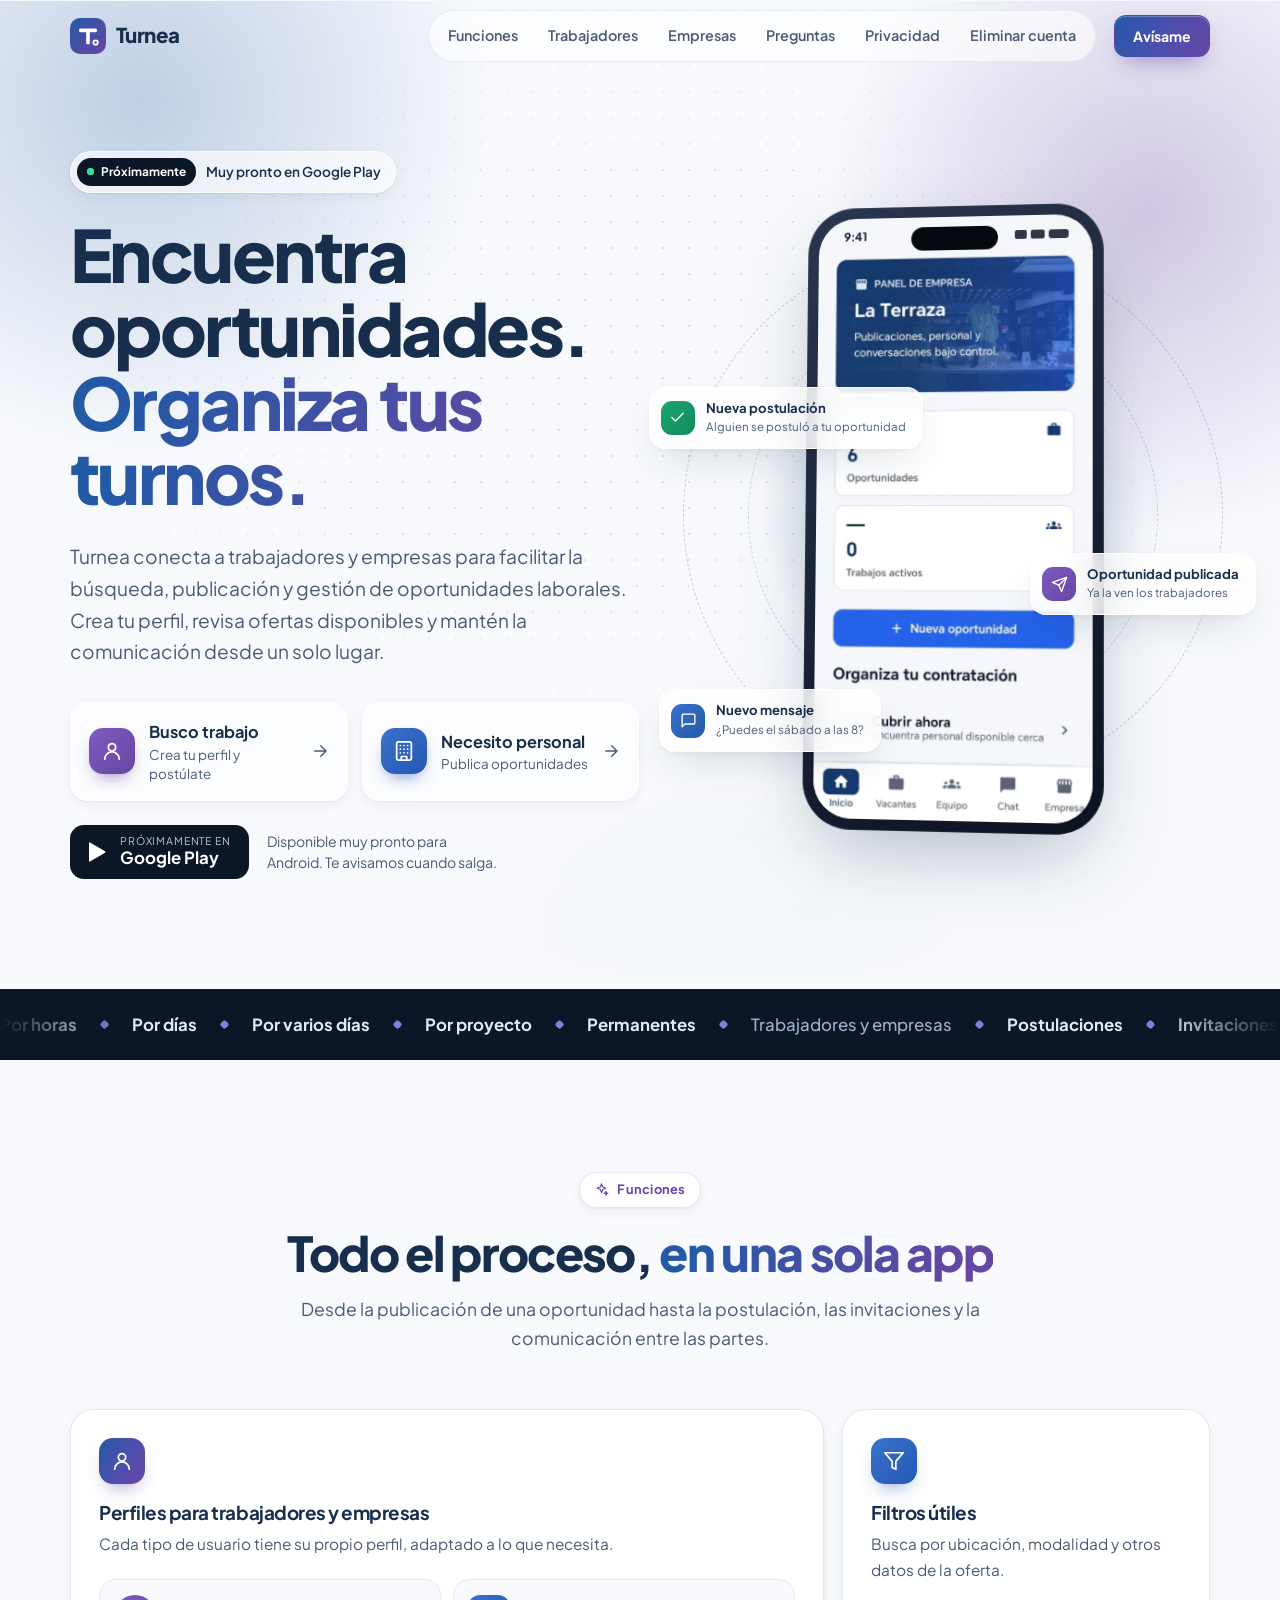
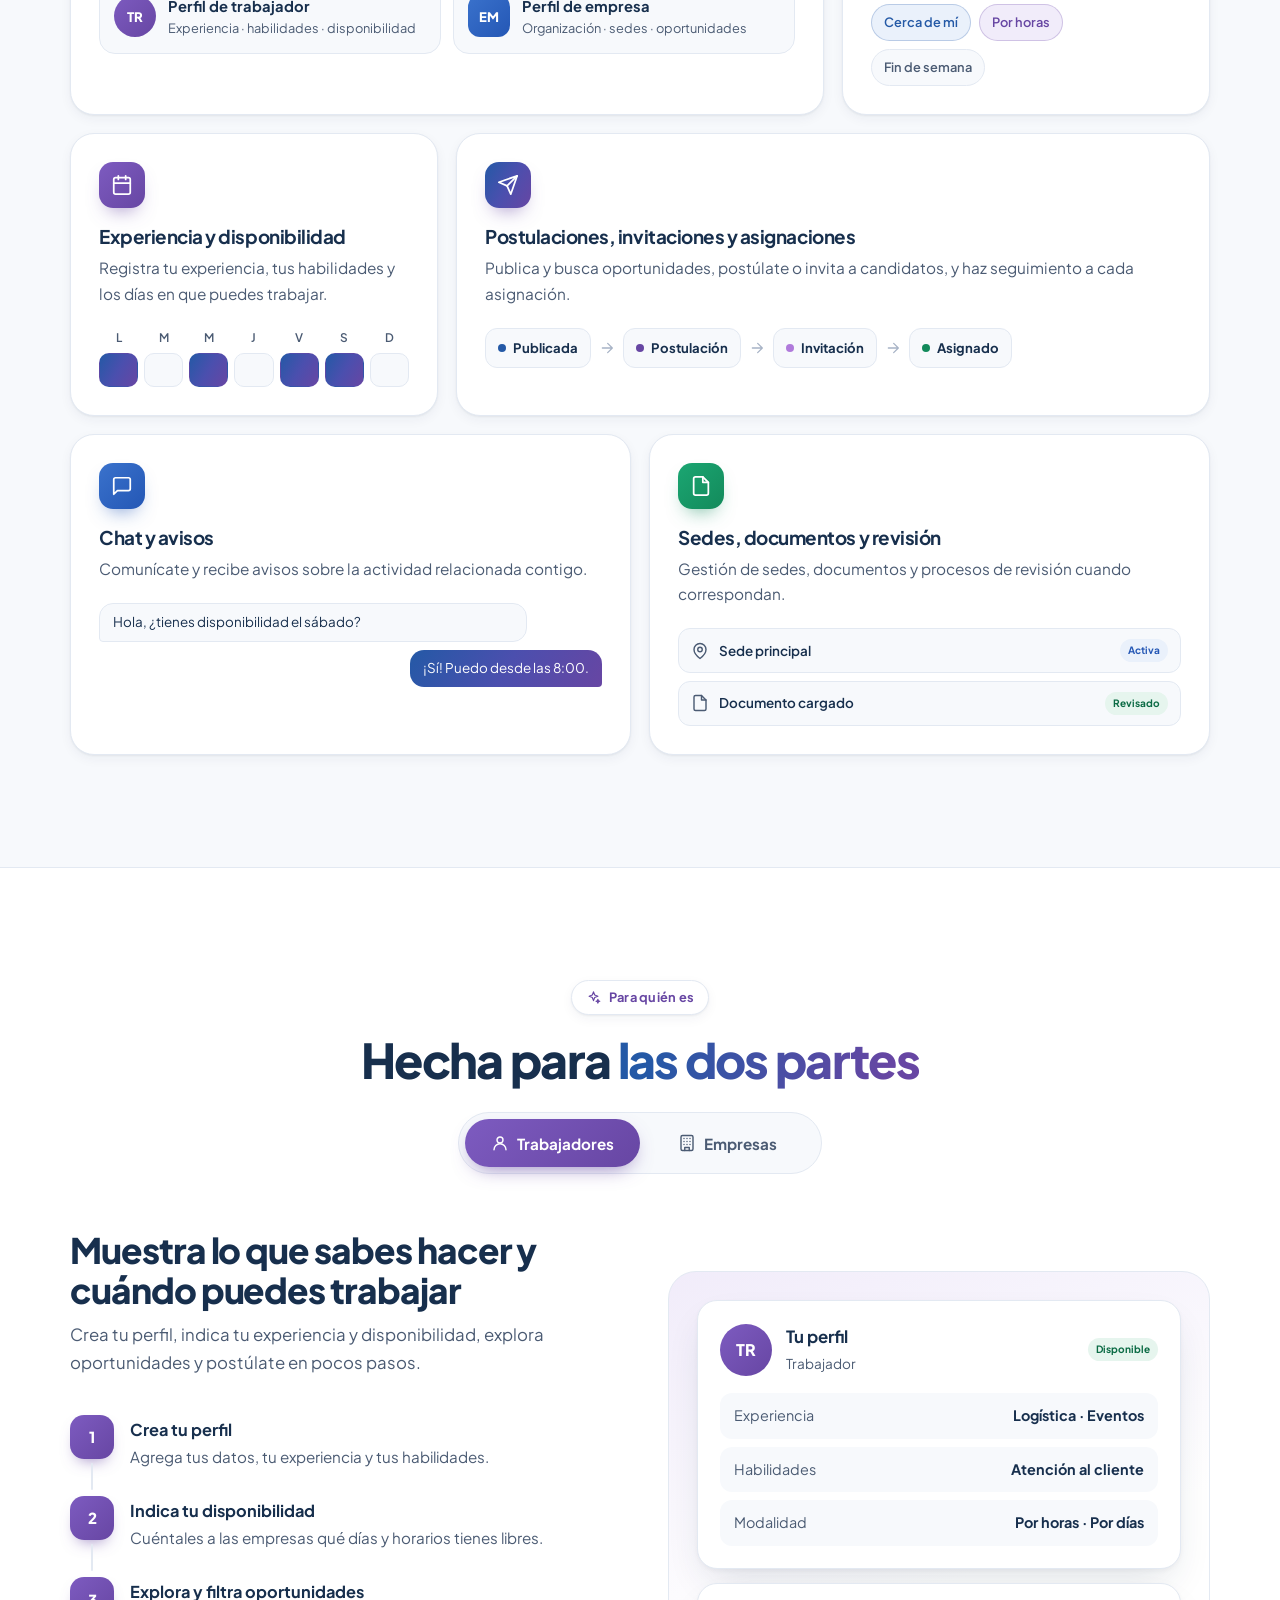
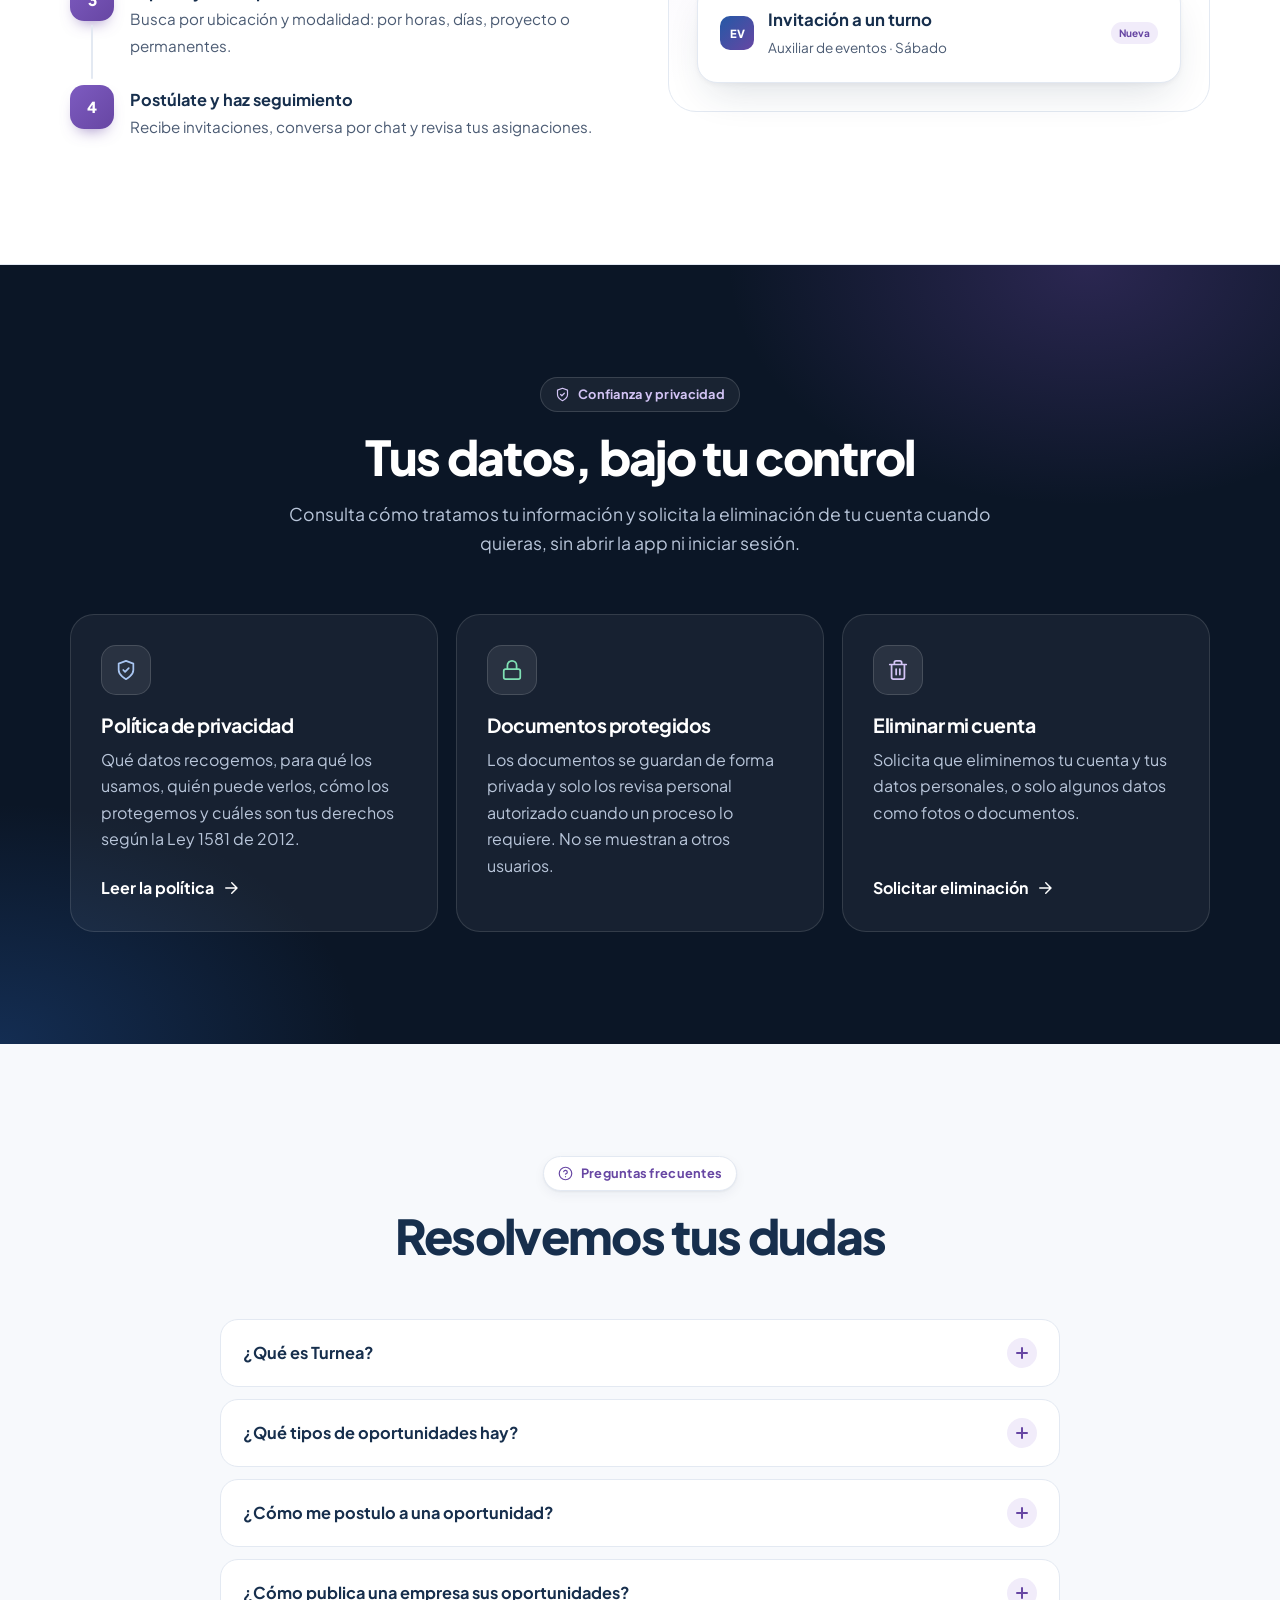
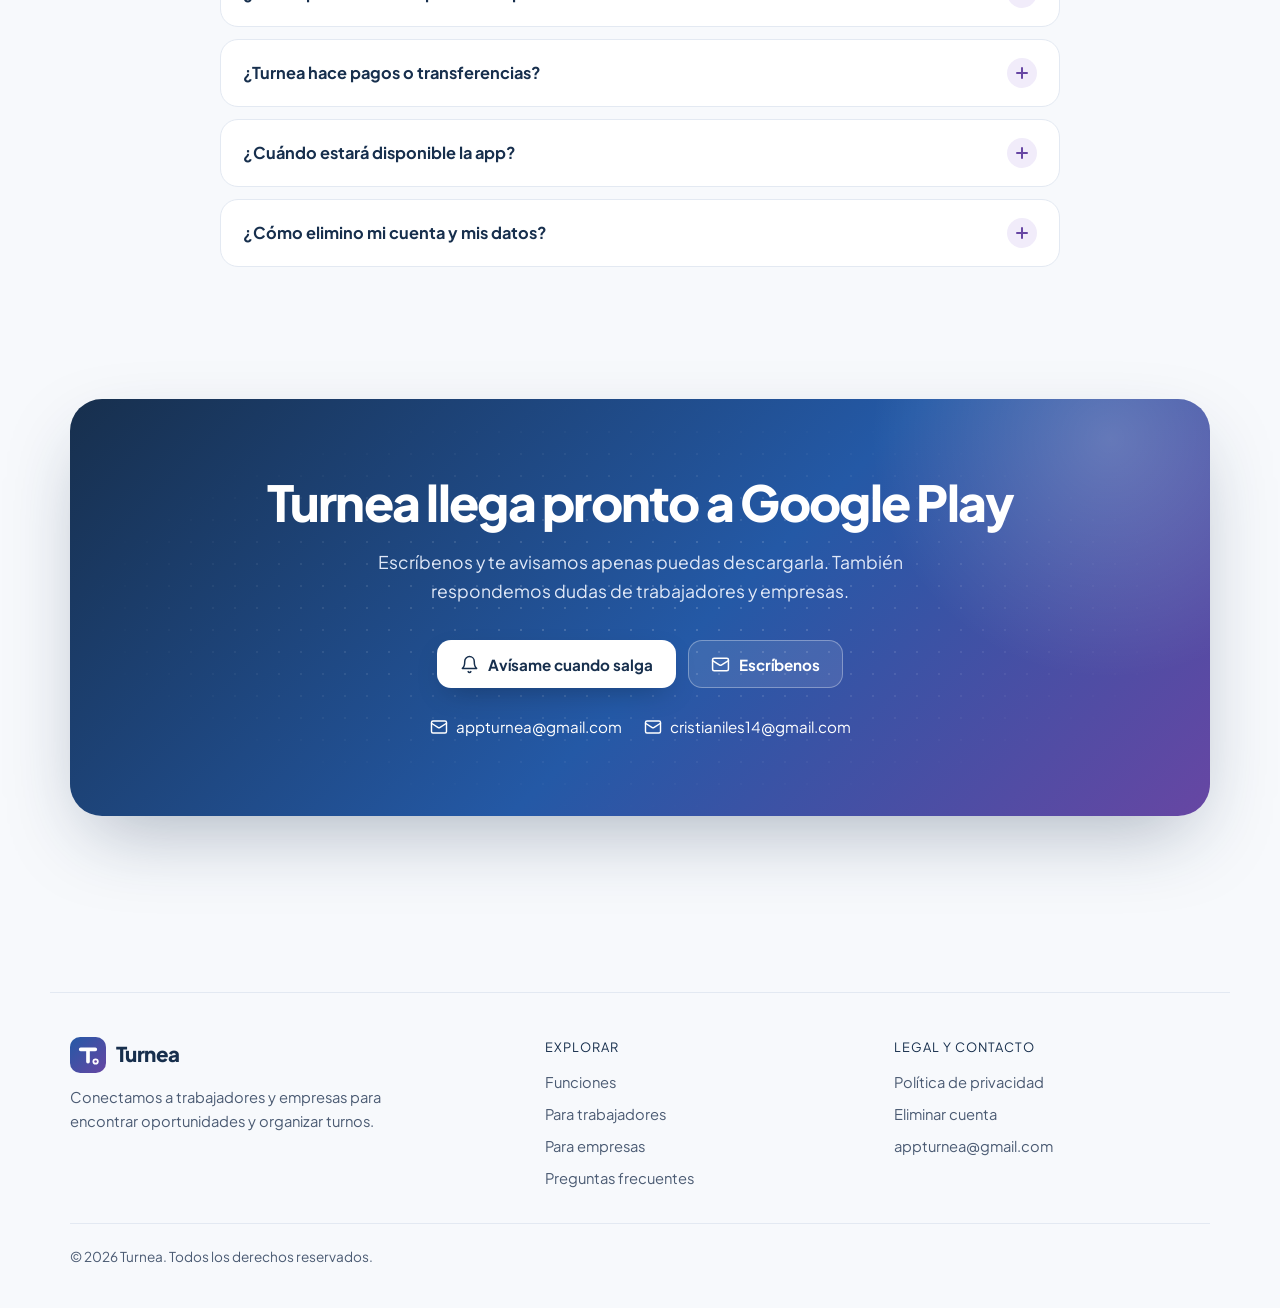
<file: index.html>
<!doctype html>
<html lang="es" class="no-js">
<head>
  <meta charset="utf-8">
  <meta name="viewport" content="width=device-width, initial-scale=1">
  <title>Turnea — Encuentra oportunidades. Organiza tus turnos.</title>
  <meta name="description" content="Turnea conecta a trabajadores y empresas para buscar, publicar y gestionar oportunidades laborales por horas, por días, por proyecto o permanentes.">
  <link rel="canonical" href="https://molanojd.github.io/turnea/">
  <meta name="theme-color" content="#F7F9FC">
  <link rel="icon" href="assets/logo.svg" type="image/svg+xml">
  <meta property="og:type" content="website">
  <meta property="og:site_name" content="Turnea">
  <meta property="og:title" content="Turnea — Encuentra oportunidades. Organiza tus turnos.">
  <meta property="og:description" content="Conecta a trabajadores y empresas para buscar, publicar y gestionar oportunidades laborales desde un solo lugar.">
  <meta property="og:url" content="https://molanojd.github.io/turnea/">
  <meta property="og:image" content="https://molanojd.github.io/turnea/assets/og.jpg">
  <meta property="og:image:width" content="1200">
  <meta property="og:image:height" content="630">
  <meta property="og:locale" content="es_CO">
  <meta name="twitter:card" content="summary_large_image">
  <link rel="preload" href="assets/fonts/jakarta-latin.woff2" as="font" type="font/woff2" crossorigin>
  <link rel="stylesheet" href="assets/styles.css">
  <script src="assets/main.js" defer></script>
</head>
<body>
<svg width="0" height="0" style="position:absolute" aria-hidden="true">
  <defs>
    <symbol id="i-user" viewBox="0 0 24 24"><circle cx="12" cy="8" r="4"/><path d="M4 21a8 8 0 0 1 16 0"/></symbol>
    <symbol id="i-building" viewBox="0 0 24 24"><rect x="4" y="2" width="16" height="20" rx="2"/><path d="M9 22v-4h6v4M8 6h.01M16 6h.01M12 6h.01M12 10h.01M12 14h.01M16 10h.01M16 14h.01M8 10h.01M8 14h.01"/></symbol>
    <symbol id="i-search" viewBox="0 0 24 24"><circle cx="11" cy="11" r="8"/><path d="m21 21-4.3-4.3"/></symbol>
    <symbol id="i-filter" viewBox="0 0 24 24"><path d="M22 3H2l8 9.46V19l4 2v-8.54z"/></symbol>
    <symbol id="i-calendar" viewBox="0 0 24 24"><rect x="3" y="4" width="18" height="18" rx="2"/><path d="M16 2v4M8 2v4M3 10h18"/></symbol>
    <symbol id="i-send" viewBox="0 0 24 24"><path d="m22 2-7 20-4-9-9-4z"/><path d="M22 2 11 13"/></symbol>
    <symbol id="i-chat" viewBox="0 0 24 24"><path d="M21 15a2 2 0 0 1-2 2H7l-4 4V5a2 2 0 0 1 2-2h14a2 2 0 0 1 2 2z"/></symbol>
    <symbol id="i-file" viewBox="0 0 24 24"><path d="M14 2H6a2 2 0 0 0-2 2v16a2 2 0 0 0 2 2h12a2 2 0 0 0 2-2V8z"/><path d="M14 2v6h6"/></symbol>
    <symbol id="i-check" viewBox="0 0 24 24"><path d="M20 6 9 17l-5-5"/></symbol>
    <symbol id="i-mail" viewBox="0 0 24 24"><rect x="2" y="4" width="20" height="16" rx="2"/><path d="m22 7-8.97 5.7a1.94 1.94 0 0 1-2.06 0L2 7"/></symbol>
    <symbol id="i-play" viewBox="0 0 24 24"><path d="M5 3.5v17a1 1 0 0 0 1.5.86l14.5-8.5a1 1 0 0 0 0-1.72L6.5 2.64A1 1 0 0 0 5 3.5z" fill="currentColor" stroke="none"/></symbol>
    <symbol id="i-shield" viewBox="0 0 24 24"><path d="M12 22s8-4 8-10V5l-8-3-8 3v7c0 6 8 10 8 10"/><path d="m9 12 2 2 4-4"/></symbol>
    <symbol id="i-trash" viewBox="0 0 24 24"><path d="M3 6h18M19 6v14a2 2 0 0 1-2 2H7a2 2 0 0 1-2-2V6M8 6V4a2 2 0 0 1 2-2h4a2 2 0 0 1 2 2v2M10 11v6M14 11v6"/></symbol>
    <symbol id="i-lock" viewBox="0 0 24 24"><rect x="3" y="11" width="18" height="11" rx="2"/><path d="M7 11V7a5 5 0 0 1 10 0v4"/></symbol>
    <symbol id="i-arrow" viewBox="0 0 24 24"><path d="M5 12h14M13 5l7 7-7 7"/></symbol>
    <symbol id="i-menu" viewBox="0 0 24 24"><path d="M4 7h16M4 12h16M4 17h16"/></symbol>
    <symbol id="i-x" viewBox="0 0 24 24"><path d="M18 6 6 18M6 6l12 12"/></symbol>
    <symbol id="i-sparkle" viewBox="0 0 24 24"><path d="M12 3l1.9 5.1L19 10l-5.1 1.9L12 17l-1.9-5.1L5 10l5.1-1.9z"/><path d="M19 15l.8 2.2L22 18l-2.2.8L19 21l-.8-2.2L16 18l2.2-.8z"/></symbol>
    <symbol id="i-bell" viewBox="0 0 24 24"><path d="M6 8a6 6 0 0 1 12 0c0 7 3 9 3 9H3s3-2 3-9M10.3 21a1.94 1.94 0 0 0 3.4 0"/></symbol>
    <symbol id="i-help" viewBox="0 0 24 24"><circle cx="12" cy="12" r="10"/><path d="M9.1 9a3 3 0 0 1 5.8 1c0 2-3 3-3 3M12 17h.01"/></symbol>
    <symbol id="i-pin" viewBox="0 0 24 24"><path d="M20 10c0 6-8 12-8 12s-8-6-8-12a8 8 0 0 1 16 0Z"/><circle cx="12" cy="10" r="3"/></symbol>
    <symbol id="i-clock" viewBox="0 0 24 24"><circle cx="12" cy="12" r="10"/><path d="M12 6v6l4 2"/></symbol>
  </defs>
</svg>

<a class="skip" href="#main">Saltar al contenido</a>

<header class="top">
  <div class="wrap">
    <a class="brand" href="./"><img src="assets/logo.svg" width="36" height="36" alt="">Turnea</a>
    <nav class="nav" aria-label="Principal">
      <a href="#como-funciona">Funciones</a>
      <a href="#trabajadores">Trabajadores</a>
      <a href="#empresas">Empresas</a>
      <a href="#preguntas">Preguntas</a>
      <a href="privacidad/">Privacidad</a>
      <a href="eliminar-cuenta/">Eliminar cuenta</a>
    </nav>
    <a class="btn btn-grad" href="#contacto">Avísame</a>
    <details class="mnav">
      <summary aria-label="Abrir menú"><svg class="icon i-open" aria-hidden="true"><use href="#i-menu"/></svg><svg class="icon i-close" aria-hidden="true"><use href="#i-x"/></svg></summary>
      <nav aria-label="Menú móvil">
        <a href="#como-funciona">Funciones</a>
        <a href="#trabajadores">Para trabajadores</a>
        <a href="#empresas">Para empresas</a>
        <a href="#preguntas">Preguntas frecuentes</a>
        <a href="privacidad/">Política de privacidad</a>
        <a href="eliminar-cuenta/">Eliminar cuenta</a>
        <a href="#contacto">Contacto</a>
      </nav>
    </details>
  </div>
</header>

<main id="main">
  <!-- ============ Hero ============ -->
  <section class="hero" id="inicio" aria-labelledby="t-hero">
    <div class="aurora" aria-hidden="true"><span class="a1"></span><span class="a2"></span><span class="a3"></span></div>
    <div class="wrap">
      <div class="intro">
        <a class="pill-soon" href="#contacto"><span class="tagnew"><span class="pulse"></span>Próximamente</span>Muy pronto en Google Play</a>
        <h1 id="t-hero">Encuentra oportunidades. <span class="l2 grad-text">Organiza tus turnos.</span></h1>
        <p class="lead">Turnea conecta a trabajadores y empresas para facilitar la búsqueda, publicación y gestión de oportunidades laborales. Crea tu perfil, revisa ofertas disponibles y mantén la comunicación desde un solo lugar.</p>
        <div class="audience" role="group" aria-label="¿Qué buscas?">
          <a class="aud worker" href="#trabajadores">
            <span class="aud-ico"><svg class="icon" aria-hidden="true"><use href="#i-user"/></svg></span>
            <span><b>Busco trabajo</b><small>Crea tu perfil y postúlate</small></span>
            <svg class="icon aud-arrow" aria-hidden="true"><use href="#i-arrow"/></svg>
          </a>
          <a class="aud company" href="#empresas">
            <span class="aud-ico"><svg class="icon" aria-hidden="true"><use href="#i-building"/></svg></span>
            <span><b>Necesito personal</b><small>Publica oportunidades</small></span>
            <svg class="icon aud-arrow" aria-hidden="true"><use href="#i-arrow"/></svg>
          </a>
        </div>
        <div class="hero-foot">
          <a class="play" href="#contacto">
            <svg class="icon" aria-hidden="true"><use href="#i-play"/></svg>
            <span><small>Próximamente en</small><strong>Google Play</strong></span>
          </a>
          <p>Disponible muy pronto para Android. Te avisamos cuando salga.</p>
        </div>
      </div>

      <div class="mock mock-in">
        <span class="glow" aria-hidden="true"></span><span class="ring" aria-hidden="true"></span><span class="ring r2" aria-hidden="true"></span>
        <div class="tilt">
          <div class="phone">
            <div class="screen">
              <div class="s-status"><span>9:41</span><span class="s-icons"><i></i><i></i><i></i></span></div>
              <img class="shot" src="assets/app-empresa.webp" width="600" height="1223" fetchpriority="high"
                   alt="Pantalla real de la app Turnea: panel de empresa con oportunidades, trabajos activos y el botón Nueva oportunidad">
            </div>
          </div>
        </div>
        <div class="chip c1" aria-hidden="true"><span class="dot"><svg class="icon"><use href="#i-check"/></svg></span><div><b>Nueva postulación</b><span>Alguien se postuló a tu oportunidad</span></div></div>
        <div class="chip c2" aria-hidden="true"><span class="dot"><svg class="icon"><use href="#i-send"/></svg></span><div><b>Oportunidad publicada</b><span>Ya la ven los trabajadores</span></div></div>
        <div class="chip c3" aria-hidden="true"><span class="dot"><svg class="icon"><use href="#i-chat"/></svg></span><div><b>Nuevo mensaje</b><span>¿Puedes el sábado a las 8?</span></div></div>
      </div>
    </div>
  </section>

  <!-- ============ Modalidades ============ -->
  <div class="marquee" role="region" aria-label="Modalidades de trabajo">
    <div class="track">
      <ul><li>Por horas</li><li>Por días</li><li>Por varios días</li><li>Por proyecto</li><li>Permanentes</li><li><em>Trabajadores y empresas</em></li><li>Postulaciones</li><li>Invitaciones</li><li>Chat y avisos</li></ul>
      <ul aria-hidden="true"><li>Por horas</li><li>Por días</li><li>Por varios días</li><li>Por proyecto</li><li>Permanentes</li><li><em>Trabajadores y empresas</em></li><li>Postulaciones</li><li>Invitaciones</li><li>Chat y avisos</li></ul>
    </div>
  </div>

  <!-- ============ Funciones (bento) ============ -->
  <section id="como-funciona" aria-labelledby="t-func">
    <div class="wrap">
      <div class="sec-head center reveal">
        <span class="kicker"><svg class="icon" aria-hidden="true"><use href="#i-sparkle"/></svg>Funciones</span>
        <h2 id="t-func">Todo el proceso, <span class="grad-text">en una sola app</span></h2>
        <p>Desde la publicación de una oportunidad hasta la postulación, las invitaciones y la comunicación entre las partes.</p>
      </div>

      <ul class="bento">
        <li class="bx w4 reveal" style="--i:0">
          <span class="b-ico"><svg class="icon" aria-hidden="true"><use href="#i-user"/></svg></span>
          <h3>Perfiles para trabajadores y empresas</h3>
          <p>Cada tipo de usuario tiene su propio perfil, adaptado a lo que necesita.</p>
          <div class="b-ui mini-profile" aria-hidden="true">
            <div class="mp"><span class="av">TR</span><div><b>Perfil de trabajador</b><span>Experiencia · habilidades · disponibilidad</span></div></div>
            <div class="mp"><span class="av sq">EM</span><div><b>Perfil de empresa</b><span>Organización · sedes · oportunidades</span></div></div>
          </div>
        </li>
        <li class="bx w2 reveal" style="--i:1">
          <span class="b-ico bl"><svg class="icon" aria-hidden="true"><use href="#i-filter"/></svg></span>
          <h3>Filtros útiles</h3>
          <p>Busca por ubicación, modalidad y otros datos de la oferta.</p>
          <div class="b-ui chips" aria-hidden="true"><span class="on-b">Cerca de mí</span><span class="on">Por horas</span><span>Fin de semana</span></div>
        </li>
        <li class="bx w2 reveal" style="--i:2">
          <span class="b-ico pu"><svg class="icon" aria-hidden="true"><use href="#i-calendar"/></svg></span>
          <h3>Experiencia y disponibilidad</h3>
          <p>Registra tu experiencia, tus habilidades y los días en que puedes trabajar.</p>
          <div class="b-ui week" aria-hidden="true">
            <span>L<i class="on"></i></span><span>M<i></i></span><span>M<i class="on"></i></span><span>J<i></i></span><span>V<i class="on"></i></span><span>S<i class="on"></i></span><span>D<i></i></span>
          </div>
        </li>
        <li class="bx w4 reveal" style="--i:3">
          <span class="b-ico"><svg class="icon" aria-hidden="true"><use href="#i-send"/></svg></span>
          <h3>Postulaciones, invitaciones y asignaciones</h3>
          <p>Publica y busca oportunidades, postúlate o invita a candidatos, y haz seguimiento a cada asignación.</p>
          <div class="b-ui pipeline" aria-hidden="true">
            <span><i style="background:#2459A6"></i>Publicada</span><svg class="icon arrow"><use href="#i-arrow"/></svg>
            <span><i style="background:#6746A3"></i>Postulación</span><svg class="icon arrow"><use href="#i-arrow"/></svg>
            <span><i style="background:#B07ADB"></i>Invitación</span><svg class="icon arrow"><use href="#i-arrow"/></svg>
            <span><i style="background:#138A5B"></i>Asignado</span>
          </div>
        </li>
        <li class="bx w3 reveal" style="--i:4">
          <span class="b-ico bl"><svg class="icon" aria-hidden="true"><use href="#i-chat"/></svg></span>
          <h3>Chat y avisos</h3>
          <p>Comunícate y recibe avisos sobre la actividad relacionada contigo.</p>
          <div class="b-ui chat" aria-hidden="true">
            <div class="bub in">Hola, ¿tienes disponibilidad el sábado?</div>
            <div class="bub out">¡Sí! Puedo desde las 8:00.</div>
          </div>
        </li>
        <li class="bx w3 reveal" style="--i:5">
          <span class="b-ico g"><svg class="icon" aria-hidden="true"><use href="#i-file"/></svg></span>
          <h3>Sedes, documentos y revisión</h3>
          <p>Gestión de sedes, documentos y procesos de revisión cuando correspondan.</p>
          <div class="b-ui docs" aria-hidden="true">
            <div class="doc-row"><svg class="icon"><use href="#i-pin"/></svg>Sede principal<span class="pill b">Activa</span></div>
            <div class="doc-row"><svg class="icon"><use href="#i-file"/></svg>Documento cargado<span class="pill g">Revisado</span></div>
          </div>
        </li>
      </ul>
    </div>
  </section>

  <!-- ============ Para trabajadores / empresas ============ -->
  <section class="aud-sec" id="trabajadores" aria-labelledby="t-aud">
    <span id="empresas" style="position:absolute;top:0;scroll-margin-top:72px" aria-hidden="true"></span>
    <div class="wrap">
      <div class="sec-head center reveal">
        <span class="kicker"><svg class="icon" aria-hidden="true"><use href="#i-sparkle"/></svg>Para quién es</span>
        <h2 id="t-aud">Hecha para <span class="grad-text">las dos partes</span></h2>
        <div class="seg" role="tablist" aria-label="Elige tu perfil" data-active="trabajadores">
          <span class="thumb" aria-hidden="true"></span>
          <button role="tab" id="tab-w" data-key="trabajadores" aria-controls="panel-w" aria-selected="true"><svg class="icon" aria-hidden="true"><use href="#i-user"/></svg>Trabajadores</button>
          <button role="tab" id="tab-c" data-key="empresas" aria-controls="panel-c" aria-selected="false" tabindex="-1"><svg class="icon" aria-hidden="true"><use href="#i-building"/></svg>Empresas</button>
        </div>
      </div>

      <div class="panel worker" id="panel-w" role="tabpanel" aria-labelledby="tab-w">
        <div>
          <h3>Muestra lo que sabes hacer y cuándo puedes trabajar</h3>
          <p>Crea tu perfil, indica tu experiencia y disponibilidad, explora oportunidades y postúlate en pocos pasos.</p>
          <ol class="steps">
            <li><span class="n">1</span><div><b>Crea tu perfil</b><span>Agrega tus datos, tu experiencia y tus habilidades.</span></div></li>
            <li><span class="n">2</span><div><b>Indica tu disponibilidad</b><span>Cuéntales a las empresas qué días y horarios tienes libres.</span></div></li>
            <li><span class="n">3</span><div><b>Explora y filtra oportunidades</b><span>Busca por ubicación y modalidad: por horas, días, proyecto o permanentes.</span></div></li>
            <li><span class="n">4</span><div><b>Postúlate y haz seguimiento</b><span>Recibe invitaciones, conversa por chat y revisa tus asignaciones.</span></div></li>
          </ol>
        </div>
        <div class="visual" aria-hidden="true">
          <div class="vcard">
            <div class="vhead"><span class="av">TR</span><div><b>Tu perfil</b><small>Trabajador</small></div><span class="pill g">Disponible</span></div>
            <div class="kv">
              <div><span>Experiencia</span><b>Logística · Eventos</b></div>
              <div><span>Habilidades</span><b>Atención al cliente</b></div>
              <div><span>Modalidad</span><b>Por horas · Por días</b></div>
            </div>
          </div>
          <div class="vcard">
            <div class="vhead"><span class="lg c1">EV</span><div><b>Invitación a un turno</b><small>Auxiliar de eventos · Sábado</small></div><span class="pill p">Nueva</span></div>
          </div>
        </div>
      </div>

      <div class="panel company" id="panel-c" role="tabpanel" aria-labelledby="tab-c" hidden>
        <div>
          <h3>Encuentra y organiza a tu personal</h3>
          <p>Registra tu organización y tus sedes, publica oportunidades y gestiona a los candidatos sin salir de la app.</p>
          <ol class="steps">
            <li><span class="n">1</span><div><b>Registra tu empresa y sus sedes</b><span>Configura tu organización y los lugares donde necesitas personal.</span></div></li>
            <li><span class="n">2</span><div><b>Publica oportunidades</b><span>Define la modalidad, la ubicación y los detalles de cada vacante.</span></div></li>
            <li><span class="n">3</span><div><b>Revisa postulaciones</b><span>Consulta los perfiles de quienes se postulan a tus oportunidades.</span></div></li>
            <li><span class="n">4</span><div><b>Invita y asigna personal</b><span>Envía invitaciones, gestiona asignaciones y comunícate por chat.</span></div></li>
          </ol>
        </div>
        <div class="visual" aria-hidden="true">
          <div class="vcard">
            <div class="vhead"><span class="av sq">EM</span><div><b>Tu empresa</b><small>2 sedes registradas</small></div><span class="pill b">Verificada</span></div>
            <div class="kv">
              <div><span>Oportunidad publicada</span><span class="pill b">Por días</span></div>
              <div><span>Postulaciones recibidas</span><span class="pill p">Nuevas</span></div>
              <div><span>Personal asignado</span><span class="pill g">Confirmado</span></div>
            </div>
          </div>
          <div class="vcard">
            <div class="vhead"><span class="lg c2">BO</span><div><b>Apoyo en bodega</b><small>3 días · Jornada diurna</small></div><span class="pill p">Publicada</span></div>
          </div>
        </div>
      </div>
    </div>
  </section>

  <!-- ============ Confianza y privacidad ============ -->
  <section class="trust" id="tus-datos" aria-labelledby="t-data">
    <div class="wrap">
      <div class="sec-head center reveal">
        <span class="kicker"><svg class="icon" aria-hidden="true"><use href="#i-shield"/></svg>Confianza y privacidad</span>
        <h2 id="t-data">Tus datos, bajo tu control</h2>
        <p>Consulta cómo tratamos tu información y solicita la eliminación de tu cuenta cuando quieras, sin abrir la app ni iniciar sesión.</p>
      </div>
      <div class="tcards">
        <a class="tcard bl reveal" style="--i:0" href="privacidad/">
          <span class="t-ico"><svg class="icon" aria-hidden="true"><use href="#i-shield"/></svg></span>
          <h3>Política de privacidad</h3>
          <p>Qué datos recogemos, para qué los usamos, quién puede verlos, cómo los protegemos y cuáles son tus derechos según la Ley 1581 de 2012.</p>
          <span class="more">Leer la política <svg class="icon" aria-hidden="true"><use href="#i-arrow"/></svg></span>
        </a>
        <div class="tcard g reveal" style="--i:1">
          <span class="t-ico"><svg class="icon" aria-hidden="true"><use href="#i-lock"/></svg></span>
          <h3>Documentos protegidos</h3>
          <p>Los documentos se guardan de forma privada y solo los revisa personal autorizado cuando un proceso lo requiere. No se muestran a otros usuarios.</p>
        </div>
        <a class="tcard reveal" style="--i:2" href="eliminar-cuenta/">
          <span class="t-ico"><svg class="icon" aria-hidden="true"><use href="#i-trash"/></svg></span>
          <h3>Eliminar mi cuenta</h3>
          <p>Solicita que eliminemos tu cuenta y tus datos personales, o solo algunos datos como fotos o documentos.</p>
          <span class="more">Solicitar eliminación <svg class="icon" aria-hidden="true"><use href="#i-arrow"/></svg></span>
        </a>
      </div>
    </div>
  </section>

  <!-- ============ FAQ ============ -->
  <section id="preguntas" aria-labelledby="t-faq">
    <div class="wrap">
      <div class="sec-head center reveal">
        <span class="kicker"><svg class="icon" aria-hidden="true"><use href="#i-help"/></svg>Preguntas frecuentes</span>
        <h2 id="t-faq">Resolvemos tus dudas</h2>
      </div>
      <div class="faq">
        <div class="qa reveal" style="--i:0"><h3><button type="button" aria-expanded="false" aria-controls="a1">¿Qué es Turnea?<span class="pm" aria-hidden="true"></span></button></h3><div class="ans" id="a1"><div><p>Es una aplicación que conecta a personas que buscan oportunidades de trabajo con empresas que necesitan encontrar y organizar personal. Permite publicar y explorar vacantes y gestionar la postulación, las invitaciones y la comunicación.</p></div></div></div>
        <div class="qa reveal" style="--i:1"><h3><button type="button" aria-expanded="false" aria-controls="a2">¿Qué tipos de oportunidades hay?<span class="pm" aria-hidden="true"></span></button></h3><div class="ans" id="a2"><div><p>Oportunidades por horas, por días, por varios días, por proyecto o permanentes.</p></div></div></div>
        <div class="qa reveal" style="--i:2"><h3><button type="button" aria-expanded="false" aria-controls="a3">¿Cómo me postulo a una oportunidad?<span class="pm" aria-hidden="true"></span></button></h3><div class="ans" id="a3"><div><p>Crea tu perfil de trabajador, indica tu experiencia y disponibilidad, busca la oportunidad que te interese y postúlate desde la app. Podrás seguir el estado de tus postulaciones e invitaciones.</p></div></div></div>
        <div class="qa reveal" style="--i:3"><h3><button type="button" aria-expanded="false" aria-controls="a4">¿Cómo publica una empresa sus oportunidades?<span class="pm" aria-hidden="true"></span></button></h3><div class="ans" id="a4"><div><p>La empresa registra su organización y sus sedes, publica la oportunidad con su modalidad y ubicación y luego revisa las postulaciones, envía invitaciones y gestiona las asignaciones.</p></div></div></div>
        <div class="qa reveal" style="--i:4"><h3><button type="button" aria-expanded="false" aria-controls="a5">¿Turnea hace pagos o transferencias?<span class="pm" aria-hidden="true"></span></button></h3><div class="ans" id="a5"><div><p>No. Por ahora Turnea no realiza pagos, transferencias ni retiros de dinero.</p></div></div></div>
        <div class="qa reveal" style="--i:5"><h3><button type="button" aria-expanded="false" aria-controls="a6">¿Cuándo estará disponible la app?<span class="pm" aria-hidden="true"></span></button></h3><div class="ans" id="a6"><div><p>Turnea llegará pronto a Google Play. Si quieres saber cuándo, escríbenos y te avisamos.</p></div></div></div>
        <div class="qa reveal" style="--i:6"><h3><button type="button" aria-expanded="false" aria-controls="a7">¿Cómo elimino mi cuenta y mis datos?<span class="pm" aria-hidden="true"></span></button></h3><div class="ans" id="a7"><div><p>Puedes solicitarlo en cualquier momento desde la página <a href="eliminar-cuenta/">Eliminar cuenta</a>, sin necesidad de abrir la app ni iniciar sesión.</p></div></div></div>
      </div>
    </div>
  </section>

  <!-- ============ CTA final / contacto ============ -->
  <section class="final" id="contacto" aria-labelledby="t-cta">
    <div class="wrap">
      <div class="cta-card reveal">
        <h2 id="t-cta">Turnea llega pronto a Google Play</h2>
        <p>Escríbenos y te avisamos apenas puedas descargarla. También respondemos dudas de trabajadores y empresas.</p>
        <div class="row">
          <a class="btn btn-white" href="mailto:appturnea@gmail.com?subject=Quiero%20saber%20cu%C3%A1ndo%20sale%20Turnea"><svg class="icon" aria-hidden="true"><use href="#i-bell"/></svg>Avísame cuando salga</a>
          <a class="btn btn-glass" href="mailto:appturnea@gmail.com"><svg class="icon" aria-hidden="true"><use href="#i-mail"/></svg>Escríbenos</a>
        </div>
        <div class="mails">
          <a href="mailto:appturnea@gmail.com"><svg class="icon" aria-hidden="true"><use href="#i-mail"/></svg>appturnea@gmail.com</a>
          <a href="mailto:cristianiles14@gmail.com"><svg class="icon" aria-hidden="true"><use href="#i-mail"/></svg>cristianiles14@gmail.com</a>
        </div>
      </div>
    </div>
  </section>
</main>

<footer>
  <div class="wrap">
    <div>
      <a class="brand" href="./"><img src="assets/logo.svg" width="36" height="36" alt="">Turnea</a>
      <p class="about">Conectamos a trabajadores y empresas para encontrar oportunidades y organizar turnos.</p>
    </div>
    <div>
      <p class="fh">Explorar</p>
      <nav aria-label="Explorar">
        <a href="#como-funciona">Funciones</a>
        <a href="#trabajadores">Para trabajadores</a>
        <a href="#empresas">Para empresas</a>
        <a href="#preguntas">Preguntas frecuentes</a>
      </nav>
    </div>
    <div>
      <p class="fh">Legal y contacto</p>
      <nav aria-label="Legal">
        <a href="privacidad/">Política de privacidad</a>
        <a href="eliminar-cuenta/">Eliminar cuenta</a>
        <a href="mailto:appturnea@gmail.com">appturnea@gmail.com</a>
      </nav>
    </div>
    <p class="copy">© <span id="y">2026</span> Turnea. Todos los derechos reservados.</p>
  </div>
</footer>
</body>
</html>
</file>
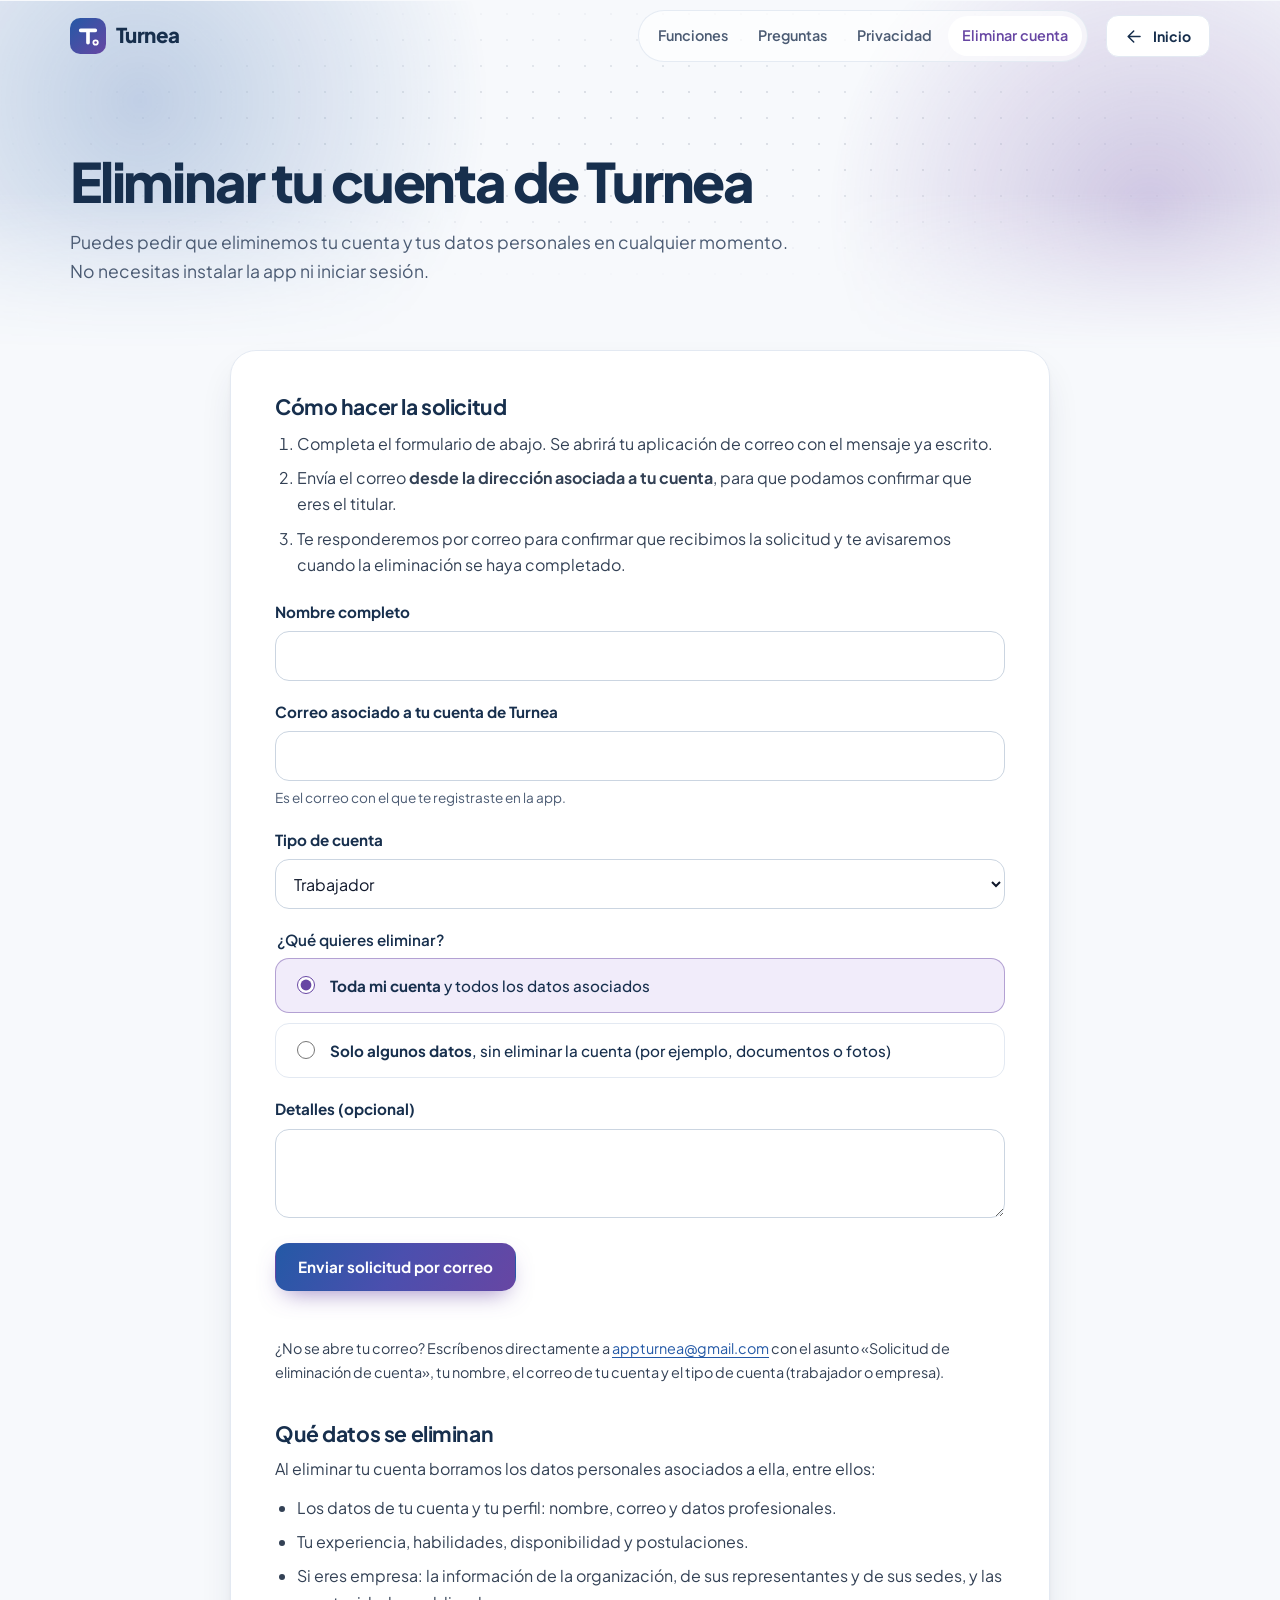
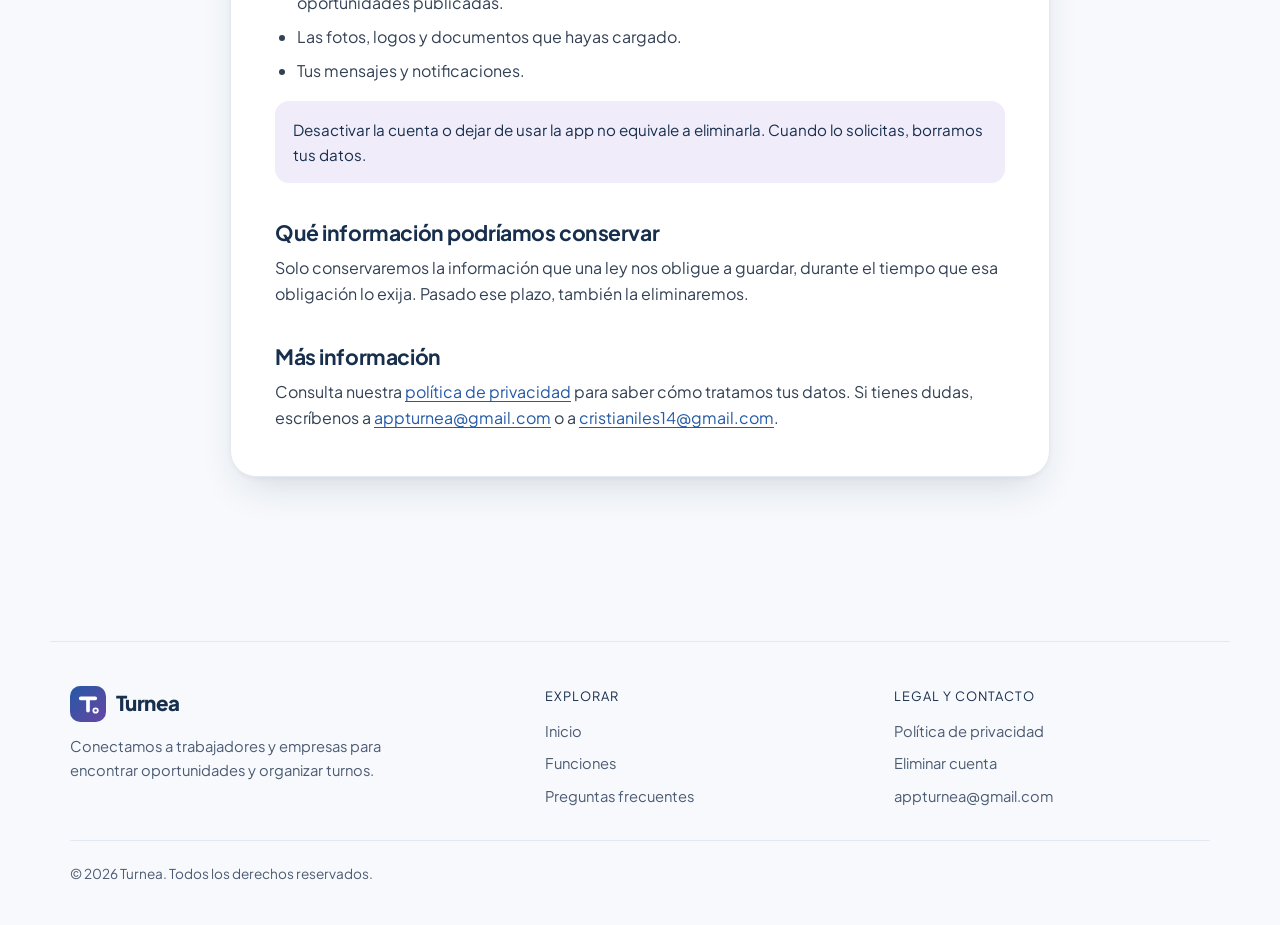
<file: eliminar-cuenta/index.html>
<!doctype html>
<html lang="es" class="no-js">
<head>
  <meta charset="utf-8">
  <meta name="viewport" content="width=device-width, initial-scale=1">
  <title>Eliminar cuenta — Turnea</title>
  <meta name="description" content="Solicita la eliminación de tu cuenta de Turnea y de tus datos personales sin necesidad de instalar la app ni iniciar sesión.">
  <link rel="canonical" href="https://molanojd.github.io/turnea/eliminar-cuenta/">
  <meta name="theme-color" content="#F7F9FC">
  <link rel="icon" href="../assets/logo.svg" type="image/svg+xml">
  <meta property="og:title" content="Eliminar cuenta — Turnea">
  <meta property="og:image" content="https://molanojd.github.io/turnea/assets/og.jpg">
  <link rel="preload" href="../assets/fonts/jakarta-latin.woff2" as="font" type="font/woff2" crossorigin>
  <link rel="stylesheet" href="../assets/styles.css">
  <script src="../assets/main.js" defer></script>
</head>
<body>
<svg width="0" height="0" style="position:absolute" aria-hidden="true"><defs>
  <symbol id="i-menu" viewBox="0 0 24 24"><path d="M4 7h16M4 12h16M4 17h16"/></symbol>
  <symbol id="i-x" viewBox="0 0 24 24"><path d="M18 6 6 18M6 6l12 12"/></symbol>
  <symbol id="i-arrow-l" viewBox="0 0 24 24"><path d="M19 12H5M11 5l-7 7 7 7"/></symbol>
</defs></svg>
<a class="skip" href="#main">Saltar al contenido</a>
<header class="top">
  <div class="wrap">
    <a class="brand" href="../"><img src="../assets/logo.svg" width="36" height="36" alt="">Turnea</a>
    <nav class="nav" aria-label="Principal">
      <a href="../#como-funciona">Funciones</a>
      <a href="../#preguntas">Preguntas</a>
      <a href="../privacidad/">Privacidad</a>
      <a href="../eliminar-cuenta/" aria-current="page">Eliminar cuenta</a>
    </nav>
    <a class="btn btn-outline" href="../"><svg class="icon" aria-hidden="true"><use href="#i-arrow-l"/></svg>Inicio</a>
    <details class="mnav">
      <summary aria-label="Abrir menú"><svg class="icon i-open" aria-hidden="true"><use href="#i-menu"/></svg><svg class="icon i-close" aria-hidden="true"><use href="#i-x"/></svg></summary>
      <nav aria-label="Menú móvil">
        <a href="../">Inicio</a>
        <a href="../#preguntas">Preguntas frecuentes</a>
        <a href="../privacidad/">Política de privacidad</a>
        <a href="../eliminar-cuenta/">Eliminar cuenta</a>
        <a href="../#contacto">Contacto</a>
      </nav>
    </details>
  </div>
</header>

<main id="main">
  <div class="legal-hero">
    <div class="aurora" aria-hidden="true"><span class="a1"></span><span class="a2"></span></div>
    <div class="wrap">
      <h1>Eliminar tu cuenta de Turnea</h1>
      <p>Puedes pedir que eliminemos tu cuenta y tus datos personales en cualquier momento. No necesitas instalar la app ni iniciar sesión.</p>
    </div>
  </div>

  <section class="legal">
    <div class="wrap">
      <article class="doc">
        <h2>Cómo hacer la solicitud</h2>
        <ol>
          <li>Completa el formulario de abajo. Se abrirá tu aplicación de correo con el mensaje ya escrito.</li>
          <li>Envía el correo <strong>desde la dirección asociada a tu cuenta</strong>, para que podamos confirmar que eres el titular.</li>
          <li>Te responderemos por correo para confirmar que recibimos la solicitud y te avisaremos cuando la eliminación se haya completado.</li>
        </ol>

        <form class="form" id="del-form" novalidate>
          <div class="field">
            <label for="f-name">Nombre completo</label>
            <input id="f-name" name="name" type="text" autocomplete="name" required>
          </div>
          <div class="field">
            <label for="f-email">Correo asociado a tu cuenta de Turnea</label>
            <input id="f-email" name="email" type="email" autocomplete="email" inputmode="email" required>
            <p class="hint">Es el correo con el que te registraste en la app.</p>
          </div>
          <div class="field">
            <label for="f-type">Tipo de cuenta</label>
            <select id="f-type" name="type">
              <option>Trabajador</option>
              <option>Empresa</option>
            </select>
          </div>
          <fieldset class="field" style="border:0;padding:0;margin:0">
            <legend style="font-weight:600;color:var(--navy);margin-bottom:6px;font-size:.95rem">¿Qué quieres eliminar?</legend>
            <div class="radios">
              <label><input type="radio" name="scope" value="Toda mi cuenta y todos mis datos" checked> <span><strong>Toda mi cuenta</strong> y todos los datos asociados</span></label>
              <label><input type="radio" name="scope" value="Solo algunos datos (detallados abajo)"> <span><strong>Solo algunos datos</strong>, sin eliminar la cuenta (por ejemplo, documentos o fotos)</span></label>
            </div>
          </fieldset>
          <div class="field">
            <label for="f-notes">Detalles (opcional)</label>
            <textarea id="f-notes" name="notes" rows="3"></textarea>
          </div>
          <div>
            <button class="btn btn-purple" type="submit">Enviar solicitud por correo</button>
          </div>
          <p class="fallback" id="f-msg" role="status"></p>
        </form>
        <p class="fallback">¿No se abre tu correo? Escríbenos directamente a <a href="mailto:appturnea@gmail.com?subject=Solicitud%20de%20eliminaci%C3%B3n%20de%20cuenta">appturnea@gmail.com</a> con el asunto «Solicitud de eliminación de cuenta», tu nombre, el correo de tu cuenta y el tipo de cuenta (trabajador o empresa).</p>

        <h2>Qué datos se eliminan</h2>
        <p>Al eliminar tu cuenta borramos los datos personales asociados a ella, entre ellos:</p>
        <ul>
          <li>Los datos de tu cuenta y tu perfil: nombre, correo y datos profesionales.</li>
          <li>Tu experiencia, habilidades, disponibilidad y postulaciones.</li>
          <li>Si eres empresa: la información de la organización, de sus representantes y de sus sedes, y las oportunidades publicadas.</li>
          <li>Las fotos, logos y documentos que hayas cargado.</li>
          <li>Tus mensajes y notificaciones.</li>
        </ul>
        <div class="callout p">Desactivar la cuenta o dejar de usar la app no equivale a eliminarla. Cuando lo solicitas, borramos tus datos.</div>

        <h2>Qué información podríamos conservar</h2>
        <p>Solo conservaremos la información que una ley nos obligue a guardar, durante el tiempo que esa obligación lo exija. Pasado ese plazo, también la eliminaremos.</p>

        <h2>Más información</h2>
        <p>Consulta nuestra <a href="../privacidad/">política de privacidad</a> para saber cómo tratamos tus datos. Si tienes dudas, escríbenos a <a href="mailto:appturnea@gmail.com">appturnea@gmail.com</a> o a <a href="mailto:cristianiles14@gmail.com">cristianiles14@gmail.com</a>.</p>
      </article>
    </div>
  </section>
</main>

<footer>
  <div class="wrap">
    <div>
      <a class="brand" href="../"><img src="../assets/logo.svg" width="36" height="36" alt="">Turnea</a>
      <p class="about">Conectamos a trabajadores y empresas para encontrar oportunidades y organizar turnos.</p>
    </div>
    <div>
      <p class="fh">Explorar</p>
      <nav aria-label="Explorar">
        <a href="../">Inicio</a>
        <a href="../#como-funciona">Funciones</a>
        <a href="../#preguntas">Preguntas frecuentes</a>
      </nav>
    </div>
    <div>
      <p class="fh">Legal y contacto</p>
      <nav aria-label="Legal">
        <a href="../privacidad/">Política de privacidad</a>
        <a href="../eliminar-cuenta/">Eliminar cuenta</a>
        <a href="mailto:appturnea@gmail.com">appturnea@gmail.com</a>
      </nav>
    </div>
    <p class="copy">© <span id="y">2026</span> Turnea. Todos los derechos reservados.</p>
  </div>
</footer>
<script>
(function () {
  var form = document.getElementById('del-form');
  var msg = document.getElementById('f-msg');
  form.addEventListener('submit', function (e) {
    e.preventDefault();
    var name = document.getElementById('f-name').value.trim();
    var email = document.getElementById('f-email').value.trim();
    if (!name || !/^[^\s@]+@[^\s@]+\.[^\s@]+$/.test(email)) {
      msg.textContent = 'Escribe tu nombre y un correo válido para continuar.';
      document.getElementById(name ? 'f-email' : 'f-name').focus();
      return;
    }
    var scope = form.querySelector('input[name="scope"]:checked').value;
    var body = [
      'Hola, equipo de Turnea:',
      '',
      'Solicito la eliminación de datos de mi cuenta.',
      '',
      'Nombre: ' + name,
      'Correo de la cuenta: ' + email,
      'Tipo de cuenta: ' + document.getElementById('f-type').value,
      'Qué quiero eliminar: ' + scope,
      document.getElementById('f-notes').value.trim() ? 'Detalles: ' + document.getElementById('f-notes').value.trim() : '',
      '',
      'Gracias.'
    ].join('\n');
    location.href = 'mailto:appturnea@gmail.com?subject=' + encodeURIComponent('Solicitud de eliminación de cuenta') + '&body=' + encodeURIComponent(body);
    msg.textContent = 'Abrimos tu aplicación de correo. Revisa el mensaje y envíalo desde el correo de tu cuenta.';
  });
})();
</script>
</body>
</html>
</file>
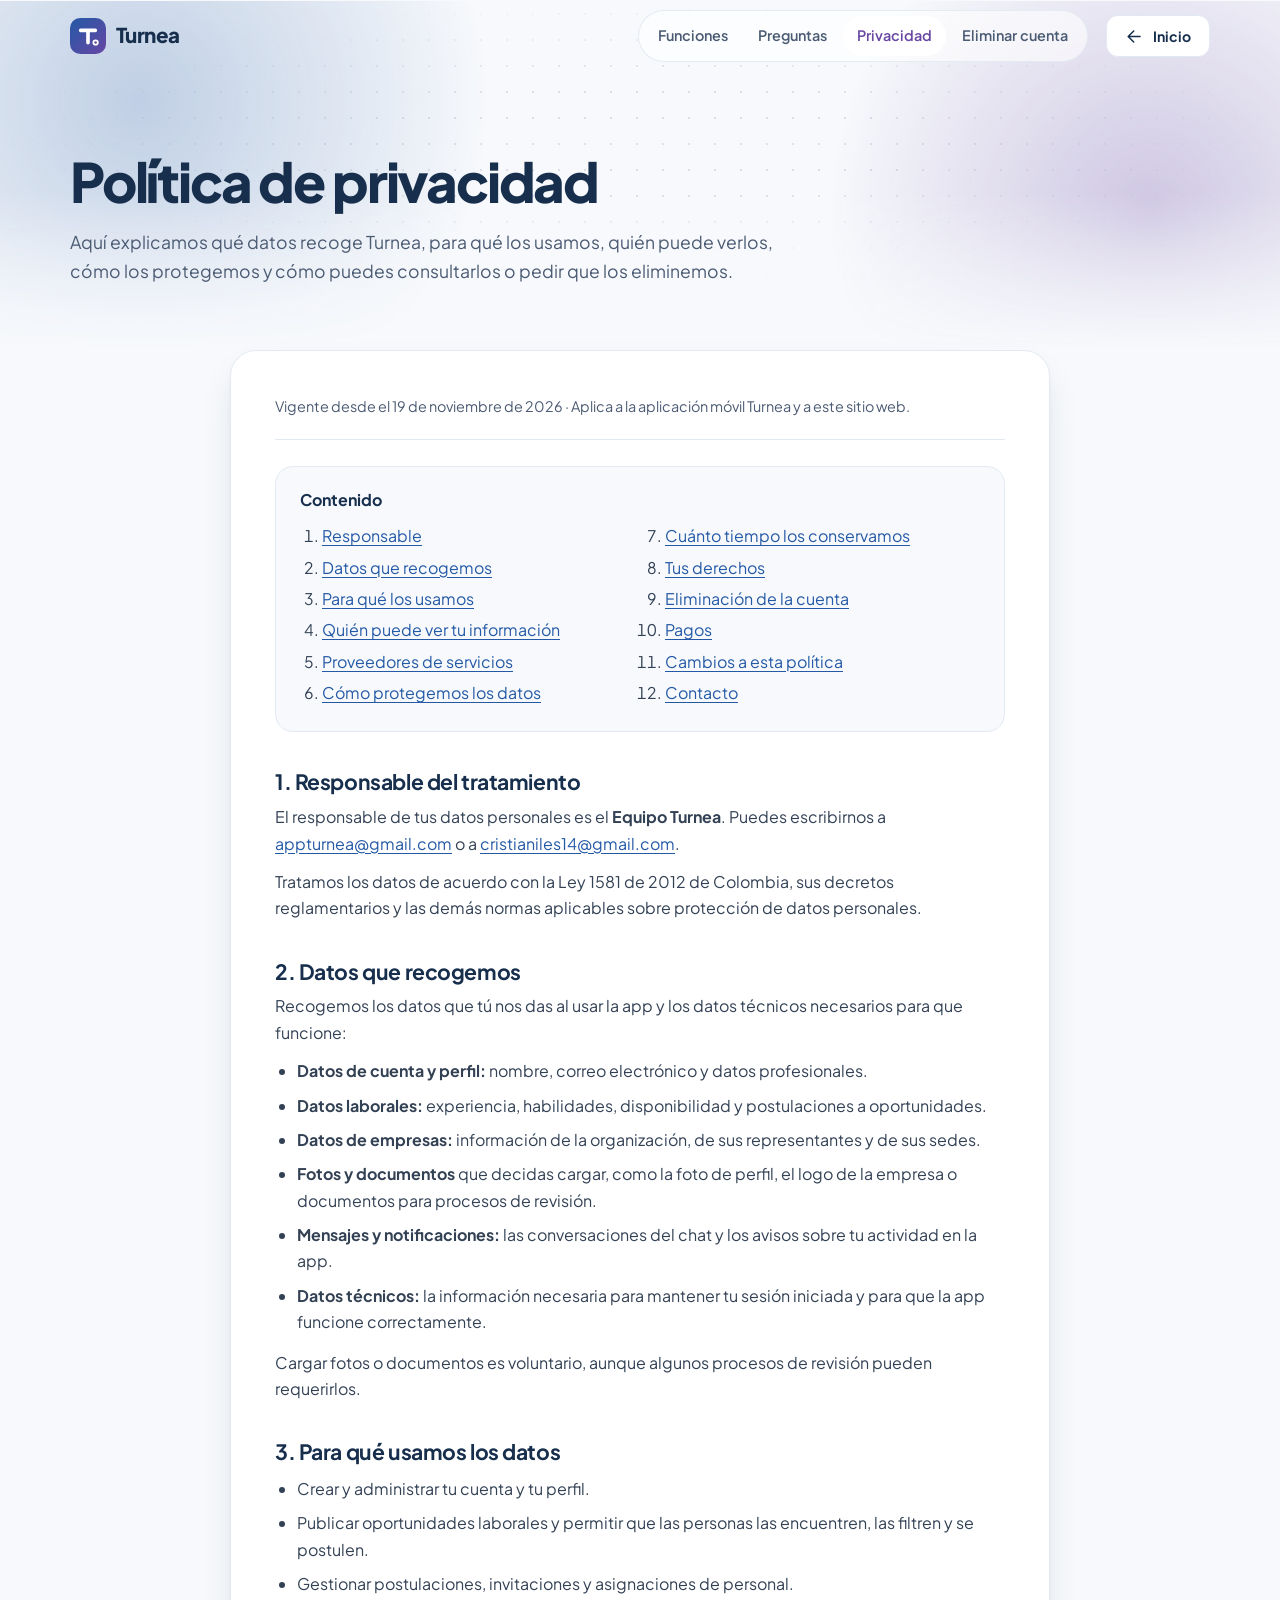
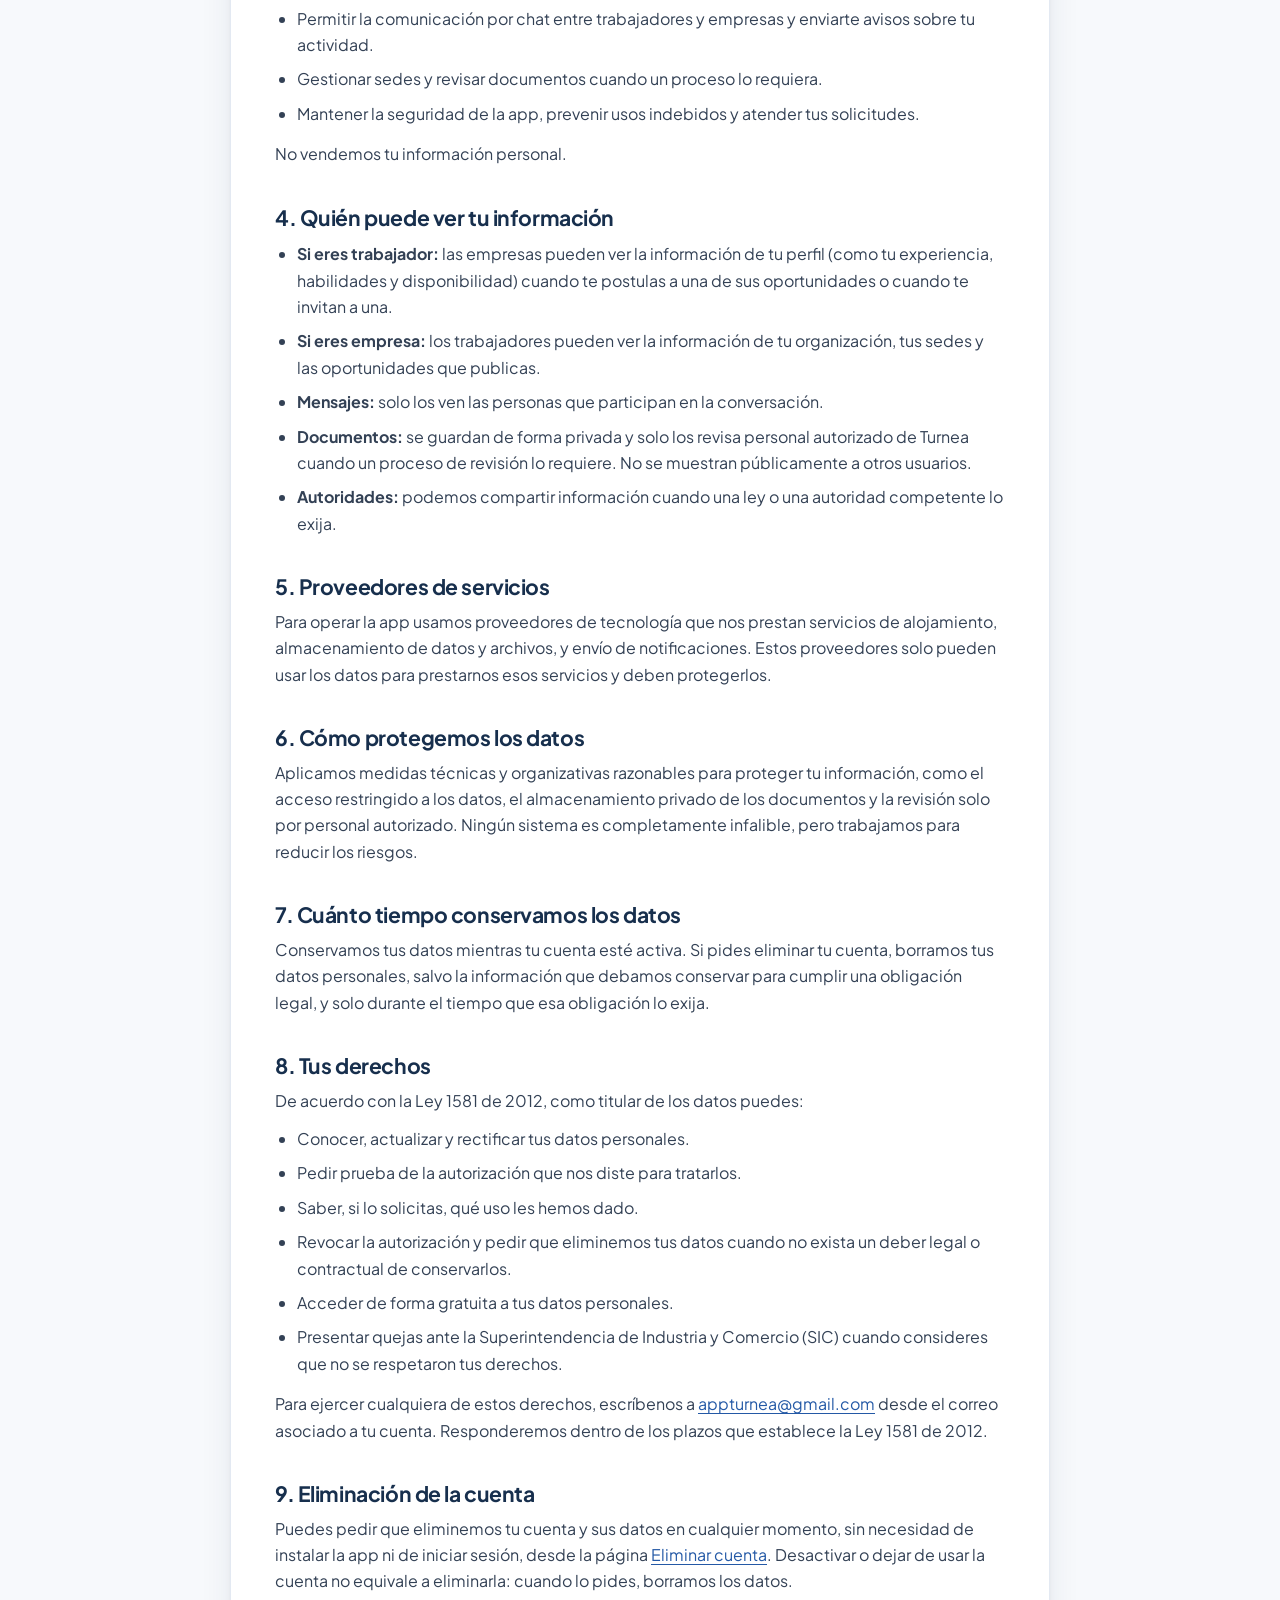
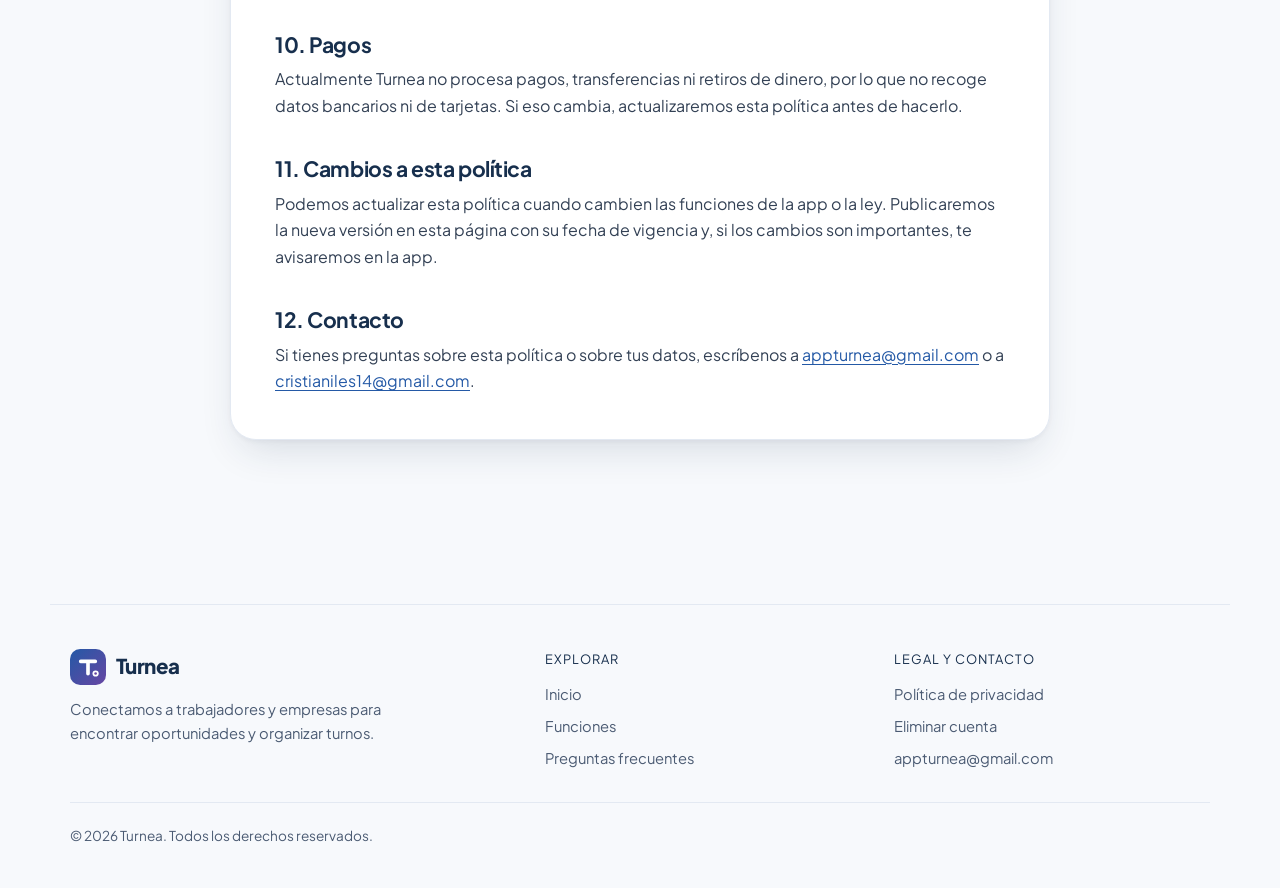
<file: privacidad/index.html>
<!doctype html>
<html lang="es" class="no-js">
<head>
  <meta charset="utf-8">
  <meta name="viewport" content="width=device-width, initial-scale=1">
  <title>Política de privacidad — Turnea</title>
  <meta name="description" content="Cómo Turnea recoge, usa, protege y elimina los datos personales de trabajadores y empresas.">
  <link rel="canonical" href="https://molanojd.github.io/turnea/privacidad/">
  <meta name="theme-color" content="#F7F9FC">
  <link rel="icon" href="../assets/logo.svg" type="image/svg+xml">
  <meta property="og:title" content="Política de privacidad — Turnea">
  <meta property="og:image" content="https://molanojd.github.io/turnea/assets/og.jpg">
  <link rel="preload" href="../assets/fonts/jakarta-latin.woff2" as="font" type="font/woff2" crossorigin>
  <link rel="stylesheet" href="../assets/styles.css">
  <script src="../assets/main.js" defer></script>
</head>
<body>
<svg width="0" height="0" style="position:absolute" aria-hidden="true"><defs>
  <symbol id="i-menu" viewBox="0 0 24 24"><path d="M4 7h16M4 12h16M4 17h16"/></symbol>
  <symbol id="i-x" viewBox="0 0 24 24"><path d="M18 6 6 18M6 6l12 12"/></symbol>
  <symbol id="i-arrow-l" viewBox="0 0 24 24"><path d="M19 12H5M11 5l-7 7 7 7"/></symbol>
</defs></svg>
<a class="skip" href="#main">Saltar al contenido</a>
<header class="top">
  <div class="wrap">
    <a class="brand" href="../"><img src="../assets/logo.svg" width="36" height="36" alt="">Turnea</a>
    <nav class="nav" aria-label="Principal">
      <a href="../#como-funciona">Funciones</a>
      <a href="../#preguntas">Preguntas</a>
      <a href="../privacidad/" aria-current="page">Privacidad</a>
      <a href="../eliminar-cuenta/">Eliminar cuenta</a>
    </nav>
    <a class="btn btn-outline" href="../"><svg class="icon" aria-hidden="true"><use href="#i-arrow-l"/></svg>Inicio</a>
    <details class="mnav">
      <summary aria-label="Abrir menú"><svg class="icon i-open" aria-hidden="true"><use href="#i-menu"/></svg><svg class="icon i-close" aria-hidden="true"><use href="#i-x"/></svg></summary>
      <nav aria-label="Menú móvil">
        <a href="../">Inicio</a>
        <a href="../#preguntas">Preguntas frecuentes</a>
        <a href="../privacidad/">Política de privacidad</a>
        <a href="../eliminar-cuenta/">Eliminar cuenta</a>
        <a href="../#contacto">Contacto</a>
      </nav>
    </details>
  </div>
</header>

<main id="main">
  <div class="legal-hero">
    <div class="aurora" aria-hidden="true"><span class="a1"></span><span class="a2"></span></div>
    <div class="wrap">
      <h1>Política de privacidad</h1>
      <p>Aquí explicamos qué datos recoge Turnea, para qué los usamos, quién puede verlos, cómo los protegemos y cómo puedes consultarlos o pedir que los eliminemos.</p>
    </div>
  </div>

  <section class="legal">
    <div class="wrap">
      <article class="doc">
        <p class="meta">Vigente desde el 19 de noviembre de 2026 · Aplica a la aplicación móvil Turnea y a este sitio web.</p>

        <nav class="toc" aria-label="Contenido">
          <b>Contenido</b>
          <ol>
            <li><a href="#responsable">Responsable</a></li>
            <li><a href="#datos">Datos que recogemos</a></li>
            <li><a href="#usos">Para qué los usamos</a></li>
            <li><a href="#quien">Quién puede ver tu información</a></li>
            <li><a href="#terceros">Proveedores de servicios</a></li>
            <li><a href="#seguridad">Cómo protegemos los datos</a></li>
            <li><a href="#conservacion">Cuánto tiempo los conservamos</a></li>
            <li><a href="#derechos">Tus derechos</a></li>
            <li><a href="#eliminacion">Eliminación de la cuenta</a></li>
            <li><a href="#pagos">Pagos</a></li>
            <li><a href="#cambios">Cambios a esta política</a></li>
            <li><a href="#contacto">Contacto</a></li>
          </ol>
        </nav>

        <h2 id="responsable">1. Responsable del tratamiento</h2>
        <p>El responsable de tus datos personales es el <strong>Equipo Turnea</strong>. Puedes escribirnos a <a href="mailto:appturnea@gmail.com">appturnea@gmail.com</a> o a <a href="mailto:cristianiles14@gmail.com">cristianiles14@gmail.com</a>.</p>
        <p>Tratamos los datos de acuerdo con la Ley 1581 de 2012 de Colombia, sus decretos reglamentarios y las demás normas aplicables sobre protección de datos personales.</p>

        <h2 id="datos">2. Datos que recogemos</h2>
        <p>Recogemos los datos que tú nos das al usar la app y los datos técnicos necesarios para que funcione:</p>
        <ul>
          <li><strong>Datos de cuenta y perfil:</strong> nombre, correo electrónico y datos profesionales.</li>
          <li><strong>Datos laborales:</strong> experiencia, habilidades, disponibilidad y postulaciones a oportunidades.</li>
          <li><strong>Datos de empresas:</strong> información de la organización, de sus representantes y de sus sedes.</li>
          <li><strong>Fotos y documentos</strong> que decidas cargar, como la foto de perfil, el logo de la empresa o documentos para procesos de revisión.</li>
          <li><strong>Mensajes y notificaciones:</strong> las conversaciones del chat y los avisos sobre tu actividad en la app.</li>
          <li><strong>Datos técnicos:</strong> la información necesaria para mantener tu sesión iniciada y para que la app funcione correctamente.</li>
        </ul>
        <p>Cargar fotos o documentos es voluntario, aunque algunos procesos de revisión pueden requerirlos.</p>

        <h2 id="usos">3. Para qué usamos los datos</h2>
        <ul>
          <li>Crear y administrar tu cuenta y tu perfil.</li>
          <li>Publicar oportunidades laborales y permitir que las personas las encuentren, las filtren y se postulen.</li>
          <li>Gestionar postulaciones, invitaciones y asignaciones de personal.</li>
          <li>Permitir la comunicación por chat entre trabajadores y empresas y enviarte avisos sobre tu actividad.</li>
          <li>Gestionar sedes y revisar documentos cuando un proceso lo requiera.</li>
          <li>Mantener la seguridad de la app, prevenir usos indebidos y atender tus solicitudes.</li>
        </ul>
        <p>No vendemos tu información personal.</p>

        <h2 id="quien">4. Quién puede ver tu información</h2>
        <ul>
          <li><strong>Si eres trabajador:</strong> las empresas pueden ver la información de tu perfil (como tu experiencia, habilidades y disponibilidad) cuando te postulas a una de sus oportunidades o cuando te invitan a una.</li>
          <li><strong>Si eres empresa:</strong> los trabajadores pueden ver la información de tu organización, tus sedes y las oportunidades que publicas.</li>
          <li><strong>Mensajes:</strong> solo los ven las personas que participan en la conversación.</li>
          <li><strong>Documentos:</strong> se guardan de forma privada y solo los revisa personal autorizado de Turnea cuando un proceso de revisión lo requiere. No se muestran públicamente a otros usuarios.</li>
          <li><strong>Autoridades:</strong> podemos compartir información cuando una ley o una autoridad competente lo exija.</li>
        </ul>

        <h2 id="terceros">5. Proveedores de servicios</h2>
        <p>Para operar la app usamos proveedores de tecnología que nos prestan servicios de alojamiento, almacenamiento de datos y archivos, y envío de notificaciones. Estos proveedores solo pueden usar los datos para prestarnos esos servicios y deben protegerlos.</p>

        <h2 id="seguridad">6. Cómo protegemos los datos</h2>
        <p>Aplicamos medidas técnicas y organizativas razonables para proteger tu información, como el acceso restringido a los datos, el almacenamiento privado de los documentos y la revisión solo por personal autorizado. Ningún sistema es completamente infalible, pero trabajamos para reducir los riesgos.</p>

        <h2 id="conservacion">7. Cuánto tiempo conservamos los datos</h2>
        <p>Conservamos tus datos mientras tu cuenta esté activa. Si pides eliminar tu cuenta, borramos tus datos personales, salvo la información que debamos conservar para cumplir una obligación legal, y solo durante el tiempo que esa obligación lo exija.</p>

        <h2 id="derechos">8. Tus derechos</h2>
        <p>De acuerdo con la Ley 1581 de 2012, como titular de los datos puedes:</p>
        <ul>
          <li>Conocer, actualizar y rectificar tus datos personales.</li>
          <li>Pedir prueba de la autorización que nos diste para tratarlos.</li>
          <li>Saber, si lo solicitas, qué uso les hemos dado.</li>
          <li>Revocar la autorización y pedir que eliminemos tus datos cuando no exista un deber legal o contractual de conservarlos.</li>
          <li>Acceder de forma gratuita a tus datos personales.</li>
          <li>Presentar quejas ante la Superintendencia de Industria y Comercio (SIC) cuando consideres que no se respetaron tus derechos.</li>
        </ul>
        <p>Para ejercer cualquiera de estos derechos, escríbenos a <a href="mailto:appturnea@gmail.com">appturnea@gmail.com</a> desde el correo asociado a tu cuenta. Responderemos dentro de los plazos que establece la Ley 1581 de 2012.</p>

        <h2 id="eliminacion">9. Eliminación de la cuenta</h2>
        <p>Puedes pedir que eliminemos tu cuenta y sus datos en cualquier momento, sin necesidad de instalar la app ni de iniciar sesión, desde la página <a href="../eliminar-cuenta/">Eliminar cuenta</a>. Desactivar o dejar de usar la cuenta no equivale a eliminarla: cuando lo pides, borramos los datos.</p>

        <h2 id="pagos">10. Pagos</h2>
        <p>Actualmente Turnea no procesa pagos, transferencias ni retiros de dinero, por lo que no recoge datos bancarios ni de tarjetas. Si eso cambia, actualizaremos esta política antes de hacerlo.</p>

        <h2 id="cambios">11. Cambios a esta política</h2>
        <p>Podemos actualizar esta política cuando cambien las funciones de la app o la ley. Publicaremos la nueva versión en esta página con su fecha de vigencia y, si los cambios son importantes, te avisaremos en la app.</p>

        <h2 id="contacto">12. Contacto</h2>
        <p>Si tienes preguntas sobre esta política o sobre tus datos, escríbenos a <a href="mailto:appturnea@gmail.com">appturnea@gmail.com</a> o a <a href="mailto:cristianiles14@gmail.com">cristianiles14@gmail.com</a>.</p>
      </article>
    </div>
  </section>
</main>

<footer>
  <div class="wrap">
    <div>
      <a class="brand" href="../"><img src="../assets/logo.svg" width="36" height="36" alt="">Turnea</a>
      <p class="about">Conectamos a trabajadores y empresas para encontrar oportunidades y organizar turnos.</p>
    </div>
    <div>
      <p class="fh">Explorar</p>
      <nav aria-label="Explorar">
        <a href="../">Inicio</a>
        <a href="../#como-funciona">Funciones</a>
        <a href="../#preguntas">Preguntas frecuentes</a>
      </nav>
    </div>
    <div>
      <p class="fh">Legal y contacto</p>
      <nav aria-label="Legal">
        <a href="../privacidad/">Política de privacidad</a>
        <a href="../eliminar-cuenta/">Eliminar cuenta</a>
        <a href="mailto:appturnea@gmail.com">appturnea@gmail.com</a>
      </nav>
    </div>
    <p class="copy">© <span id="y">2026</span> Turnea. Todos los derechos reservados.</p>
  </div>
</footer>
</body>
</html>
</file>
<file: assets/styles.css>
/* Plus Jakarta Sans (SIL Open Font License 1.1), self-hosted latin subset */
@font-face { font-family: "Jakarta"; font-style: normal; font-weight: 400 800; font-display: swap; src: url("fonts/jakarta-latin.woff2") format("woff2"); }

:root {
  --navy-950: #0B1626;
  --navy: #172F4D;
  --blue: #2459A6;
  --blue-company: #2457B5;
  --purple: #6746A3;
  --green: #138A5B;
  --bg: #F7F9FC;
  --card: #FFFFFF;
  --text: #0F172A;
  --muted: #4B5B73;
  --line: #E3E9F2;
  --blue-soft: #EAF1FB;
  --purple-soft: #F1ECFA;
  --green-soft: #E6F5EE;
  --grad: linear-gradient(120deg, #2459A6 0%, #4B4FAE 50%, #6746A3 100%);
  --grad-text: linear-gradient(100deg, #2459A6 10%, #6746A3 90%);
  --glass: rgba(255, 255, 255, .62);
  --glass-line: rgba(255, 255, 255, .75);
  --shadow-sm: 0 1px 2px rgba(15, 23, 42, .05), 0 4px 12px rgba(23, 47, 77, .05);
  --shadow: 0 2px 4px rgba(15, 23, 42, .04), 0 18px 40px -12px rgba(23, 47, 77, .16);
  --shadow-lg: 0 30px 80px -20px rgba(23, 47, 77, .35);
  --maxw: 1180px;
  --ease: cubic-bezier(.22, 1, .36, 1);
  --ease-back: cubic-bezier(.34, 1.4, .64, 1);
  color-scheme: light;
}

*, *::before, *::after { box-sizing: border-box; }
html { scroll-behavior: smooth; -webkit-text-size-adjust: 100%; }
body { margin: 0; font-family: "Jakarta", system-ui, -apple-system, "Segoe UI", Roboto, sans-serif; color: var(--text); background: var(--bg); line-height: 1.65; -webkit-font-smoothing: antialiased; overflow-x: hidden; }
img, svg { display: block; max-width: 100%; }
a { color: var(--blue); text-underline-offset: 3px; }
a:hover { color: var(--purple); }
a, button, summary, [role="tab"] { cursor: pointer; }
h1, h2, h3 { margin: 0; line-height: 1.12; letter-spacing: -.025em; color: var(--navy); }
p { margin: 0; }
ul, ol { margin: 0; padding: 0; }
:focus-visible { outline: 3px solid rgba(103, 70, 163, .55); outline-offset: 3px; border-radius: 8px; }
.wrap { width: 100%; max-width: var(--maxw); margin: 0 auto; padding: 0 20px; }
.icon { width: 22px; height: 22px; flex: none; fill: none; stroke: currentColor; stroke-width: 1.9; stroke-linecap: round; stroke-linejoin: round; }
.skip { position: absolute; left: 16px; top: -60px; background: #fff; padding: 10px 14px; border-radius: 8px; z-index: 100; }
.skip:focus { top: 12px; }
.grad-text { background: var(--grad-text); -webkit-background-clip: text; background-clip: text; color: transparent; }

/* ============ Header ============ */
.top { position: sticky; top: 0; z-index: 60; transition: background-color .3s var(--ease), box-shadow .3s var(--ease), border-color .3s; border-bottom: 1px solid transparent; }
.top.scrolled { background: rgba(255, 255, 255, .8); -webkit-backdrop-filter: saturate(170%) blur(16px); backdrop-filter: saturate(170%) blur(16px); border-bottom-color: rgba(227, 233, 242, .8); box-shadow: 0 6px 24px -12px rgba(23, 47, 77, .15); }
.top .wrap { height: 72px; display: flex; align-items: center; gap: 18px; }
.brand { display: flex; align-items: center; gap: 10px; text-decoration: none; color: var(--navy); font-weight: 800; font-size: 1.28rem; letter-spacing: -.03em; }
.brand:hover { color: var(--navy); }
.brand img { width: 36px; height: 36px; }
.nav { display: flex; gap: 2px; margin-left: auto; padding: 5px; border-radius: 999px; background: rgba(255, 255, 255, .6); border: 1px solid rgba(227, 233, 242, .9); }
.nav a { color: var(--muted); text-decoration: none; font-weight: 600; font-size: .9rem; padding: 8px 14px; border-radius: 999px; transition: color .2s, background-color .2s; }
.nav a:hover { color: var(--navy); background: #fff; }

/* ============ Buttons ============ */
.btn { position: relative; display: inline-flex; align-items: center; justify-content: center; gap: 9px; min-height: 48px; padding: 0 22px; border-radius: 14px; font: 700 .95rem "Jakarta", sans-serif; text-decoration: none; border: 1px solid transparent; overflow: hidden; transition: transform .25s var(--ease), box-shadow .25s var(--ease), background-color .2s, color .2s, border-color .2s; }
.btn .icon { width: 19px; height: 19px; }
.btn-grad { color: #fff; background: var(--grad); box-shadow: 0 10px 24px -10px rgba(103, 70, 163, .7), inset 0 1px 0 rgba(255, 255, 255, .25); }
.btn-grad::after { content: ""; position: absolute; inset: 0; background: linear-gradient(110deg, transparent 30%, rgba(255, 255, 255, .35) 50%, transparent 70%); transform: translateX(-120%); transition: transform .7s var(--ease); }
.btn-grad:hover { color: #fff; transform: translateY(-2px); box-shadow: 0 16px 30px -12px rgba(103, 70, 163, .8), inset 0 1px 0 rgba(255, 255, 255, .25); }
.btn-grad:hover::after { transform: translateX(120%); }
.btn-white { color: var(--navy); background: #fff; box-shadow: 0 10px 30px -12px rgba(0, 0, 0, .35); }
.btn-white:hover { color: var(--purple); transform: translateY(-2px); }
.btn-outline { color: var(--navy); background: #fff; border-color: var(--line); }
.btn-outline:hover { color: var(--purple); border-color: rgba(103, 70, 163, .4); }
.top .btn { min-height: 42px; padding: 0 18px; font-size: .88rem; border-radius: 12px; }

/* ============ Mobile menu ============ */
.mnav { display: none; position: relative; margin-left: 4px; }
.mnav summary { list-style: none; width: 44px; height: 44px; border-radius: 12px; display: grid; place-items: center; color: var(--navy); background: rgba(255, 255, 255, .85); border: 1px solid var(--line); }
.mnav summary::-webkit-details-marker { display: none; }
.mnav .i-close, .mnav[open] .i-open { display: none; }
.mnav[open] .i-close { display: block; }
.mnav nav { position: absolute; right: 0; top: 56px; width: min(290px, calc(100vw - 32px)); background: rgba(255, 255, 255, .97); -webkit-backdrop-filter: blur(16px); backdrop-filter: blur(16px); border: 1px solid var(--line); border-radius: 18px; padding: 8px; display: grid; box-shadow: var(--shadow-lg); animation: pop .28s var(--ease-back); transform-origin: top right; }
.mnav nav a { display: flex; align-items: center; min-height: 46px; padding: 0 14px; border-radius: 12px; text-decoration: none; color: var(--navy); font-weight: 600; }
.mnav nav a:hover { background: var(--purple-soft); color: var(--purple); }
@keyframes pop { from { opacity: 0; transform: scale(.94) translateY(-6px); } to { opacity: 1; transform: none; } }
@media (max-width: 920px) { .nav { display: none; } .mnav { display: block; } .top .btn { margin-left: auto; } }
@media (max-width: 400px) { .top .btn { display: none; } .mnav { margin-left: auto; } }

/* ============ Hero ============ */
.hero { position: relative; margin-top: -72px; padding: 150px 0 110px; overflow: hidden; isolation: isolate; }
.aurora { position: absolute; inset: 0; z-index: -1; overflow: hidden; pointer-events: none; }
.aurora span { position: absolute; border-radius: 50%; will-change: transform; }
.aurora .a1 { width: 760px; height: 760px; left: -240px; top: -280px; background: radial-gradient(circle, rgba(36, 89, 166, .26), transparent 65%); animation: drift1 18s ease-in-out infinite alternate; }
.aurora .a2 { width: 700px; height: 700px; right: -220px; top: -140px; background: radial-gradient(circle, rgba(103, 70, 163, .28), transparent 65%); animation: drift2 22s ease-in-out infinite alternate; }
.aurora .a3 { width: 560px; height: 560px; left: 36%; bottom: -320px; background: radial-gradient(circle, rgba(19, 138, 91, .13), transparent 65%); animation: drift1 26s ease-in-out infinite alternate-reverse; }
.aurora::after { content: ""; position: absolute; inset: 0; background-image: radial-gradient(rgba(23, 47, 77, .12) 1px, transparent 1px); background-size: 26px 26px; -webkit-mask-image: radial-gradient(ellipse 70% 60% at 50% 40%, #000 25%, transparent 75%); mask-image: radial-gradient(ellipse 70% 60% at 50% 40%, #000 25%, transparent 75%); }
@keyframes drift1 { to { transform: translate(120px, 80px) scale(1.12); } }
@keyframes drift2 { to { transform: translate(-110px, 110px) scale(1.08); } }

.hero .wrap { display: grid; grid-template-columns: 1.05fr .95fr; gap: 56px; align-items: center; }
.pill-soon { display: inline-flex; align-items: center; gap: 10px; padding: 6px 14px 6px 6px; border-radius: 999px; background: var(--glass); border: 1px solid var(--glass-line); -webkit-backdrop-filter: blur(10px); backdrop-filter: blur(10px); box-shadow: var(--shadow-sm); font-size: .85rem; font-weight: 600; color: var(--navy); text-decoration: none; }
.pill-soon:hover { color: var(--purple); }
.pill-soon .tagnew { display: inline-flex; align-items: center; gap: 7px; padding: 4px 10px; border-radius: 999px; background: var(--navy-950); color: #fff; font-size: .74rem; font-weight: 700; }
.pulse { position: relative; width: 7px; height: 7px; border-radius: 50%; background: #3DDC97; }
.pulse::after { content: ""; position: absolute; inset: 0; border-radius: 50%; background: #3DDC97; animation: ping 2s var(--ease) infinite; }
@keyframes ping { 0% { transform: scale(1); opacity: .8; } 80%, 100% { transform: scale(3); opacity: 0; } }
.hero h1 { margin-top: 24px; font-size: clamp(2.5rem, 6vw, 4.5rem); font-weight: 800; letter-spacing: -.035em; line-height: 1.03; }
.hero h1 .l2 { display: block; padding-bottom: .06em; }
.lead { margin-top: 24px; font-size: clamp(1.05rem, 1.9vw, 1.2rem); color: var(--muted); max-width: 560px; }

.audience { margin-top: 34px; display: grid; grid-template-columns: 1fr 1fr; gap: 14px; max-width: 580px; }
.aud { position: relative; display: flex; align-items: center; gap: 14px; padding: 16px 18px; min-height: 78px; border-radius: 18px; background: var(--glass); border: 1px solid var(--glass-line); -webkit-backdrop-filter: blur(12px); backdrop-filter: blur(12px); box-shadow: var(--shadow-sm); text-decoration: none; color: var(--text); transition: transform .3s var(--ease), box-shadow .3s var(--ease), border-color .3s; }
.aud:hover { color: var(--text); transform: translateY(-3px); box-shadow: var(--shadow); }
.aud.worker:hover { border-color: rgba(103, 70, 163, .45); }
.aud.company:hover { border-color: rgba(36, 87, 181, .45); }
.aud b { display: block; color: var(--navy); font-size: 1.02rem; }
.aud small { display: block; color: var(--muted); font-size: .84rem; line-height: 1.4; }
.aud-ico { width: 46px; height: 46px; border-radius: 14px; display: grid; place-items: center; flex: none; color: #fff; }
.aud.worker .aud-ico { background: linear-gradient(135deg, #7D5BC0, #6746A3); box-shadow: 0 8px 18px -8px rgba(103, 70, 163, .8); }
.aud.company .aud-ico { background: linear-gradient(135deg, #3A72CC, #2457B5); box-shadow: 0 8px 18px -8px rgba(36, 87, 181, .8); }
.aud-arrow { margin-left: auto; width: 18px; height: 18px; color: var(--muted); transition: transform .3s var(--ease), color .3s; }
.aud:hover .aud-arrow { transform: translateX(4px); color: var(--purple); }
.hero-foot { margin-top: 24px; display: flex; flex-wrap: wrap; align-items: center; gap: 14px 18px; }
.play { display: inline-flex; align-items: center; gap: 12px; padding: 9px 18px 9px 14px; border-radius: 14px; background: var(--navy-950); color: #fff; text-decoration: none; min-height: 54px; transition: transform .25s var(--ease), background-color .2s; }
.play:hover { color: #fff; transform: translateY(-2px); background: var(--navy); }
.play svg { width: 24px; height: 24px; }
.play small { display: block; font-size: .66rem; letter-spacing: .08em; text-transform: uppercase; opacity: .75; line-height: 1.1; }
.play strong { display: block; font-size: 1.05rem; line-height: 1.25; }
.hero-foot p { font-size: .88rem; color: var(--muted); max-width: 230px; line-height: 1.45; }

/* Phone mockup */
.mock { position: relative; display: flex; justify-content: center; align-items: center; perspective: 1400px; min-height: 640px; }
.mock .ring { position: absolute; width: 540px; height: 540px; top: 50%; left: 50%; border-radius: 50%; border: 1px dashed rgba(103, 70, 163, .28); transform: translate(-50%, -50%); animation: spin 70s linear infinite; }
.mock .ring.r2 { width: 410px; height: 410px; border-color: rgba(36, 89, 166, .22); animation-duration: 50s; animation-direction: reverse; }
.mock .glow { position: absolute; width: 380px; height: 380px; top: 50%; left: 50%; transform: translate(-50%, -50%); border-radius: 50%; background: radial-gradient(circle, rgba(103, 70, 163, .28), rgba(36, 89, 166, .12) 45%, transparent 70%); }
@keyframes spin { to { transform: translate(-50%, -50%) rotate(360deg); } }
.tilt { position: relative; transform-style: preserve-3d; transform: rotateY(var(--ry, -6deg)) rotateX(var(--rx, 3deg)); transition: transform .7s var(--ease); }
.phone { position: relative; width: 300px; border-radius: 48px; padding: 11px; background: linear-gradient(145deg, #2A3650, #0B1220); box-shadow: var(--shadow-lg), 0 0 0 1px rgba(255, 255, 255, .06) inset; }
.phone::before { content: ""; position: absolute; top: 21px; left: 50%; width: 88px; height: 24px; transform: translateX(-50%); background: #05080F; border-radius: 999px; z-index: 2; }
.screen { position: relative; border-radius: 38px; overflow: hidden; background: #F5F6FA; }
.s-status { height: 38px; display: flex; justify-content: space-between; align-items: center; padding: 0 24px 0 26px; font-size: .74rem; font-weight: 700; color: #0F172A; }
.s-icons { display: flex; gap: 4px; }
.s-icons i { width: 14px; height: 9px; border-radius: 2px; background: #0F172A; opacity: .85; }
.s-icons i:nth-child(1) { width: 12px; } .s-icons i:nth-child(3) { width: 20px; border-radius: 3px; }
.shot { width: 100%; height: auto; display: block; animation: shotIn 1s var(--ease) .5s both; }
@keyframes shotIn { from { opacity: 0; transform: translateY(18px); } to { opacity: 1; transform: none; } }
.s-top { padding: 54px 18px 22px; color: #fff; background: radial-gradient(120% 120% at 100% 0%, #6746A3 0%, transparent 55%), linear-gradient(160deg, #172F4D, #2459A6); }
.s-top small { opacity: .78; font-size: .74rem; }
.s-top b { display: block; font-size: 1.15rem; margin-top: 2px; letter-spacing: -.02em; }
.s-search { margin-top: 14px; height: 40px; border-radius: 12px; background: rgba(255, 255, 255, .14); border: 1px solid rgba(255, 255, 255, .2); display: flex; align-items: center; gap: 8px; padding: 0 12px; font-size: .76rem; color: rgba(255, 255, 255, .85); }
.s-search .icon { width: 15px; height: 15px; }
.s-chips { display: flex; gap: 6px; padding: 14px 14px 4px; overflow: hidden; }
.s-chips span { flex: none; font-size: .68rem; font-weight: 700; padding: 6px 10px; border-radius: 999px; background: #fff; border: 1px solid var(--line); color: var(--muted); }
.s-chips span.on { background: var(--purple); border-color: var(--purple); color: #fff; }
.s-card { margin: 10px 14px 0; background: #fff; border-radius: 16px; padding: 13px; border: 1px solid var(--line); box-shadow: 0 6px 14px -10px rgba(23, 47, 77, .3); }
.s-card .r { display: flex; justify-content: space-between; align-items: flex-start; gap: 8px; }
.s-card .who { display: flex; gap: 10px; align-items: center; }
.lg { width: 34px; height: 34px; border-radius: 10px; display: grid; place-items: center; font-size: .7rem; font-weight: 800; color: #fff; flex: none; }
.lg.c1 { background: linear-gradient(135deg, #2459A6, #6746A3); }
.lg.c2 { background: linear-gradient(135deg, #138A5B, #2459A6); }
.lg.c3 { background: linear-gradient(135deg, #6746A3, #A05BC0); }
.s-card b { font-size: .82rem; white-space: nowrap; color: var(--navy); display: block; line-height: 1.3; }
.s-card p { font-size: .7rem; color: var(--muted); margin-top: 1px; }
.pill { font-size: .63rem; font-weight: 700; padding: 3px 8px; border-radius: 999px; white-space: nowrap; }
.pill.p { background: var(--purple-soft); color: var(--purple); }
.pill.b { background: var(--blue-soft); color: var(--blue-company); }
.pill.g { background: var(--green-soft); color: #0B6B45; }
.s-card .act { margin-top: 11px; height: 34px; border-radius: 10px; background: var(--grad); color: #fff; font-size: .74rem; font-weight: 700; display: grid; place-items: center; }
.s-nav { position: absolute; left: 12px; right: 12px; bottom: 12px; height: 56px; border-radius: 18px; background: rgba(255, 255, 255, .92); border: 1px solid var(--line); display: flex; justify-content: space-around; align-items: center; }
.s-nav i { width: 22px; height: 22px; border-radius: 7px; background: #D5DCE8; }
.s-nav i.on { background: var(--grad); }
.feed { padding-bottom: 80px; }
.feed .s-card { opacity: 0; transform: translateY(14px); animation: cardIn .6s var(--ease-back) forwards; }
.feed .s-card:nth-child(1) { animation-delay: .8s; }
.feed .s-card:nth-child(2) { animation-delay: .95s; }
.feed .s-card:nth-child(3) { animation-delay: 1.1s; }
@keyframes cardIn { to { opacity: 1; transform: none; } }

.chip { position: absolute; z-index: 3; display: flex; gap: 11px; align-items: center; padding: 11px 16px 11px 11px; border-radius: 16px; background: rgba(255, 255, 255, .82); border: 1px solid rgba(255, 255, 255, .95); -webkit-backdrop-filter: blur(14px); backdrop-filter: blur(14px); box-shadow: var(--shadow); font-size: .8rem; white-space: nowrap; animation: chipIn .7s var(--ease-back) both, float 6s ease-in-out infinite; }
.chip .dot { width: 34px; height: 34px; border-radius: 11px; display: grid; place-items: center; flex: none; color: #fff; }
.chip .dot svg { width: 17px; height: 17px; }
.chip b { display: block; color: var(--navy); font-size: .82rem; line-height: 1.3; }
.chip span { color: var(--muted); font-size: .72rem; }
.chip.c1 { left: -9%; top: 30%; animation-delay: 1.3s, 2s; }
.chip.c1 .dot { background: linear-gradient(135deg, #1BA672, #138A5B); }
.chip.c2 { right: -9%; top: 56%; animation-delay: 1.55s, 2.8s; }
.chip.c2 .dot { background: linear-gradient(135deg, #7D5BC0, #6746A3); }
.chip.c3 { left: -7%; bottom: 13%; animation-delay: 1.8s, 3.4s; }
.chip.c3 .dot { background: linear-gradient(135deg, #3A72CC, #2459A6); }
@keyframes chipIn { from { opacity: 0; transform: translateY(16px) scale(.92); } to { opacity: 1; transform: none; } }
@keyframes float { 0%, 100% { translate: 0 0; } 50% { translate: 0 -10px; } }

@media (max-width: 980px) {
  .hero { padding: 120px 0 80px; }
  .hero .wrap { grid-template-columns: 1fr; gap: 30px; }
  .mock { min-height: 0; padding: 30px 0; }
}
@media (max-width: 560px) {
  .audience { grid-template-columns: 1fr; }
  .mock .ring { width: 360px; height: 360px; }
  .mock .ring.r2 { width: 280px; height: 280px; }
  .mock .glow { width: 300px; height: 300px; }
  .phone { width: 262px; border-radius: 42px; }
  .screen { border-radius: 33px; }
  .s-status { height: 34px; }
  .chip { font-size: .74rem; padding: 9px 12px 9px 9px; }
  .chip .dot { width: 30px; height: 30px; }
  .chip { display: none; }
}

/* ============ Marquee ============ */
.marquee { position: relative; padding: 22px 0; background: var(--navy-950); color: #fff; overflow: hidden; }
.marquee::before, .marquee::after { content: ""; position: absolute; top: 0; bottom: 0; width: 120px; z-index: 2; pointer-events: none; }
.marquee::before { left: 0; background: linear-gradient(90deg, var(--navy-950), transparent); }
.marquee::after { right: 0; background: linear-gradient(-90deg, var(--navy-950), transparent); }
.track { display: flex; width: max-content; animation: marquee 34s linear infinite; }
.track ul { display: flex; align-items: center; list-style: none; flex: none; }
.track li { display: flex; align-items: center; gap: 24px; padding-right: 24px; font-size: 1.05rem; font-weight: 700; white-space: nowrap; color: #E3EAF5; }
.track li::after { content: ""; width: 7px; height: 7px; border-radius: 2px; transform: rotate(45deg); background: linear-gradient(135deg, #5B8DDB, #9B7BDB); }
.track li em { font-style: normal; color: #9FB0CB; font-weight: 500; }
.marquee:hover .track { animation-play-state: paused; }
@keyframes marquee { to { transform: translateX(-50%); } }

/* ============ Sections ============ */
section { padding: 112px 0; scroll-margin-top: 72px; position: relative; }
.sec-head { max-width: 720px; margin-bottom: 56px; }
.sec-head.center { margin-left: auto; margin-right: auto; text-align: center; }
.kicker { display: inline-flex; align-items: center; gap: 8px; padding: 6px 14px; border-radius: 999px; background: #fff; border: 1px solid var(--line); box-shadow: var(--shadow-sm); font-size: .8rem; font-weight: 700; letter-spacing: .02em; color: var(--purple); }
.kicker .icon { width: 15px; height: 15px; }
.sec-head h2 { margin-top: 18px; font-size: clamp(2rem, 4.4vw, 3rem); font-weight: 800; letter-spacing: -.035em; }
.sec-head p { margin-top: 16px; color: var(--muted); font-size: 1.1rem; }
@media (max-width: 640px) { section { padding: 80px 0; } .sec-head { margin-bottom: 38px; } }

/* ============ Bento ============ */
.bento { display: grid; grid-template-columns: repeat(6, 1fr); gap: 18px; list-style: none; }
.bx { position: relative; grid-column: span 2; overflow: hidden; background: #fff; border: 1px solid var(--line); border-radius: 24px; padding: 28px; box-shadow: var(--shadow-sm); transition: transform .4s var(--ease), box-shadow .4s var(--ease), border-color .3s, opacity .8s var(--ease); isolation: isolate; }
.bx::before { content: ""; position: absolute; inset: 0; z-index: -1; opacity: 0; transition: opacity .35s; background: radial-gradient(420px circle at var(--x, 50%) var(--y, 0%), rgba(103, 70, 163, .10), transparent 45%); }
.bx:hover { transform: translateY(-4px); box-shadow: var(--shadow); border-color: #D6DEEB; }
.bx:hover::before { opacity: 1; }
.bx.w3 { grid-column: span 3; }
.bx.w4 { grid-column: span 4; }
.b-ico { width: 46px; height: 46px; border-radius: 14px; display: grid; place-items: center; color: #fff; background: var(--grad); box-shadow: 0 10px 20px -10px rgba(103, 70, 163, .7); }
.b-ico.g { background: linear-gradient(135deg, #1BA672, #138A5B); box-shadow: 0 10px 20px -10px rgba(19, 138, 91, .7); }
.b-ico.bl { background: linear-gradient(135deg, #3A72CC, #2457B5); box-shadow: 0 10px 20px -10px rgba(36, 87, 181, .7); }
.b-ico.pu { background: linear-gradient(135deg, #7D5BC0, #6746A3); }
.bx h3 { margin-top: 18px; font-size: 1.18rem; font-weight: 700; }
.bx p { margin-top: 8px; color: var(--muted); font-size: .96rem; }
.b-ui { margin-top: 22px; }
.mini-profile { display: flex; gap: 12px; flex-wrap: wrap; }
.mp { flex: 1 1 200px; display: flex; align-items: center; gap: 12px; padding: 14px; border-radius: 16px; background: var(--bg); border: 1px solid var(--line); }
.mp .av { width: 42px; height: 42px; border-radius: 50%; display: grid; place-items: center; font-weight: 800; font-size: .82rem; color: #fff; background: linear-gradient(135deg, #7D5BC0, #6746A3); flex: none; }
.mp .av.sq { border-radius: 12px; background: linear-gradient(135deg, #3A72CC, #2457B5); }
.mp b { display: block; color: var(--navy); font-size: .92rem; }
.mp span { display: block; color: var(--muted); font-size: .8rem; }
.chips { display: flex; flex-wrap: wrap; gap: 8px; }
.chips span { font-size: .8rem; font-weight: 600; padding: 7px 12px; border-radius: 999px; background: var(--bg); border: 1px solid var(--line); color: var(--muted); }
.chips span.on { background: var(--purple-soft); border-color: rgba(103, 70, 163, .25); color: var(--purple); }
.chips span.on-b { background: var(--blue-soft); border-color: rgba(36, 89, 166, .25); color: var(--blue); }
.week { display: grid; grid-template-columns: repeat(7, 1fr); gap: 6px; text-align: center; font-size: .74rem; font-weight: 600; color: var(--muted); }
.week i { display: block; height: 34px; border-radius: 10px; background: var(--bg); margin-top: 5px; border: 1px solid var(--line); }
.week i.on { background: var(--grad); border-color: transparent; }
.pipeline { display: flex; align-items: center; gap: 8px; flex-wrap: wrap; }
.pipeline span { display: inline-flex; align-items: center; gap: 7px; padding: 8px 12px; border-radius: 12px; font-size: .82rem; font-weight: 700; background: var(--bg); border: 1px solid var(--line); color: var(--navy); }
.pipeline span i { width: 8px; height: 8px; border-radius: 50%; }
.pipeline .arrow { color: #A7B3C6; width: 16px; height: 16px; }
.chat { display: grid; gap: 8px; }
.bub { max-width: 85%; padding: 9px 13px; border-radius: 14px; font-size: .84rem; line-height: 1.4; }
.bub.in { background: var(--bg); border: 1px solid var(--line); color: var(--navy); border-bottom-left-radius: 4px; }
.bub.out { justify-self: end; background: var(--grad); color: #fff; border-bottom-right-radius: 4px; }
.docs { display: grid; gap: 8px; }
.doc-row { display: flex; align-items: center; gap: 10px; padding: 10px 12px; border-radius: 12px; background: var(--bg); border: 1px solid var(--line); font-size: .84rem; font-weight: 600; color: var(--navy); }
.doc-row .icon { width: 18px; height: 18px; color: var(--muted); }
.doc-row .pill { margin-left: auto; }
@media (max-width: 980px) { .bento { grid-template-columns: repeat(2, 1fr); } .bx, .bx.w3 { grid-column: span 1; } .bx.w4 { grid-column: span 2; } }
@media (max-width: 640px) { .bento { grid-template-columns: 1fr; } .bx, .bx.w3, .bx.w4 { grid-column: span 1; } .bx { padding: 24px; } }

/* ============ Audience tabs ============ */
.aud-sec { background: #fff; border-top: 1px solid var(--line); border-bottom: 1px solid var(--line); overflow: hidden; }
.seg { position: relative; display: inline-grid; grid-template-columns: 1fr 1fr; padding: 6px; border-radius: 999px; background: var(--bg); border: 1px solid var(--line); margin-top: 26px; }
.seg button { position: relative; z-index: 1; border: 0; background: none; font: 700 .95rem "Jakarta", sans-serif; color: var(--muted); padding: 12px 26px; min-height: 48px; border-radius: 999px; display: inline-flex; align-items: center; gap: 8px; justify-content: center; transition: color .3s; }
.seg button .icon { width: 18px; height: 18px; }
.seg button[aria-selected="true"] { color: #fff; }
.seg .thumb { position: absolute; top: 6px; bottom: 6px; left: 6px; width: calc(50% - 6px); border-radius: 999px; background: linear-gradient(135deg, #7D5BC0, #6746A3); box-shadow: 0 8px 20px -8px rgba(103, 70, 163, .7); transition: transform .45s var(--ease), background .45s; }
.seg[data-active="empresas"] .thumb { transform: translateX(100%); background: linear-gradient(135deg, #3A72CC, #2457B5); box-shadow: 0 8px 20px -8px rgba(36, 87, 181, .7); }
.panel { display: grid; grid-template-columns: 1fr 1fr; gap: 56px; align-items: center; }
.panel[hidden] { display: none; }
.panel.enter > * { animation: panelIn .55s var(--ease) both; }
.panel.enter > *:nth-child(2) { animation-delay: .08s; }
@keyframes panelIn { from { opacity: 0; transform: translateY(18px); } to { opacity: 1; transform: none; } }
.panel h3 { font-size: clamp(1.6rem, 3vw, 2.2rem); font-weight: 800; letter-spacing: -.03em; }
.panel > div > p { margin-top: 12px; color: var(--muted); font-size: 1.05rem; }
.steps { list-style: none; margin-top: 26px; display: grid; gap: 2px; }
.steps li { position: relative; display: grid; grid-template-columns: 44px 1fr; gap: 16px; padding: 12px 0; }
.steps li:not(:last-child)::after { content: ""; position: absolute; left: 21px; top: 60px; bottom: -8px; width: 2px; border-radius: 2px; background: var(--line); }
.steps .n { width: 44px; height: 44px; border-radius: 14px; display: grid; place-items: center; font-weight: 800; color: #fff; background: linear-gradient(135deg, #7D5BC0, #6746A3); box-shadow: 0 8px 16px -8px rgba(103, 70, 163, .7); }
.panel.company .steps .n { background: linear-gradient(135deg, #3A72CC, #2457B5); box-shadow: 0 8px 16px -8px rgba(36, 87, 181, .7); }
.steps b { display: block; color: var(--navy); font-size: 1.02rem; margin-top: 2px; }
.steps span { color: var(--muted); font-size: .95rem; }
.visual { position: relative; padding: 28px; border-radius: 28px; background: linear-gradient(160deg, var(--purple-soft), #fff 65%); border: 1px solid var(--line); }
.panel.company .visual { background: linear-gradient(160deg, var(--blue-soft), #fff 65%); }
.vcard { background: #fff; border: 1px solid var(--line); border-radius: 20px; padding: 22px; box-shadow: var(--shadow); }
.vcard + .vcard { margin-top: 14px; }
.vhead { display: flex; align-items: center; gap: 14px; }
.vhead .av { width: 52px; height: 52px; border-radius: 50%; display: grid; place-items: center; font-weight: 800; color: #fff; background: linear-gradient(135deg, #7D5BC0, #6746A3); flex: none; }
.vhead .av.sq { border-radius: 16px; background: linear-gradient(135deg, #3A72CC, #2457B5); }
.vhead b { display: block; color: var(--navy); font-size: 1.05rem; }
.vhead small { color: var(--muted); font-size: .85rem; }
.vhead .pill { margin-left: auto; }
.kv { margin-top: 16px; display: grid; gap: 8px; }
.kv div { display: flex; justify-content: space-between; align-items: center; gap: 10px; padding: 11px 14px; border-radius: 12px; background: var(--bg); font-size: .9rem; }
.kv span { color: var(--muted); }
.kv b { color: var(--navy); text-align: right; }
@media (max-width: 920px) { .panel { grid-template-columns: 1fr; gap: 36px; } }
@media (max-width: 480px) { .seg button { padding: 12px 16px; font-size: .9rem; } .visual { padding: 16px; } }

/* ============ Trust (dark) ============ */
.trust { background: var(--navy-950); color: #fff; overflow: hidden; isolation: isolate; }
.trust::before { content: ""; position: absolute; inset: 0; z-index: -1; background: radial-gradient(600px 400px at 85% 0%, rgba(103, 70, 163, .35), transparent 60%), radial-gradient(600px 400px at 0% 100%, rgba(36, 89, 166, .35), transparent 60%); }
.trust .sec-head h2 { color: #fff; }
.trust .sec-head p { color: #B9C6DA; }
.trust .kicker { background: rgba(255, 255, 255, .06); border-color: rgba(255, 255, 255, .14); color: #D3C4F5; box-shadow: none; }
.tcards { display: grid; grid-template-columns: repeat(3, 1fr); gap: 18px; }
.tcard { position: relative; display: flex; flex-direction: column; padding: 30px; border-radius: 24px; background: rgba(255, 255, 255, .05); border: 1px solid rgba(255, 255, 255, .12); color: #fff; text-decoration: none; transition: transform .4s var(--ease), background-color .3s, border-color .3s, opacity .8s var(--ease); }
a.tcard:hover { color: #fff; transform: translateY(-4px); background: rgba(255, 255, 255, .08); border-color: rgba(201, 184, 240, .45); }
.tcard .t-ico { width: 50px; height: 50px; border-radius: 15px; display: grid; place-items: center; background: rgba(255, 255, 255, .08); border: 1px solid rgba(255, 255, 255, .14); color: #D3C4F5; }
.tcard.g .t-ico { color: #7FE0B4; }
.tcard.bl .t-ico { color: #A9C6F2; }
.tcard h3 { color: #fff; margin-top: 20px; font-size: 1.22rem; }
.tcard p { margin-top: 10px; color: #B9C6DA; flex: 1; }
.tcard .more { margin-top: 22px; display: inline-flex; align-items: center; gap: 8px; font-weight: 700; color: #fff; }
.tcard .more .icon { width: 18px; height: 18px; transition: transform .3s var(--ease); }
a.tcard:hover .more .icon { transform: translateX(4px); }
@media (max-width: 920px) { .tcards { grid-template-columns: 1fr; max-width: 560px; margin: 0 auto; } }

/* ============ FAQ ============ */
.faq { max-width: 840px; margin: 0 auto; display: grid; gap: 12px; }
.qa { background: #fff; border: 1px solid var(--line); border-radius: 18px; transition: border-color .3s, box-shadow .3s, opacity .8s var(--ease), transform .8s var(--ease); }
.qa.open { border-color: rgba(103, 70, 163, .3); box-shadow: var(--shadow); }
.qa h3 { margin: 0; font-size: 1rem; }
.qa button { width: 100%; display: flex; justify-content: space-between; align-items: center; gap: 16px; text-align: left; padding: 18px 22px; min-height: 64px; border: 0; background: none; font: 700 1.02rem "Jakarta", sans-serif; color: var(--navy); }
.qa .pm { position: relative; width: 30px; height: 30px; border-radius: 50%; background: var(--purple-soft); flex: none; transition: transform .4s var(--ease), background .3s; }
.qa .pm::before, .qa .pm::after { content: ""; position: absolute; left: 50%; top: 50%; width: 12px; height: 2px; border-radius: 2px; background: var(--purple); transform: translate(-50%, -50%); transition: transform .4s var(--ease), background .3s; }
.qa .pm::after { transform: translate(-50%, -50%) rotate(90deg); }
.qa.open .pm { background: var(--purple); transform: rotate(180deg); }
.qa.open .pm::before, .qa.open .pm::after { background: #fff; }
.qa.open .pm::after { transform: translate(-50%, -50%) rotate(0deg); }
.ans { display: grid; grid-template-rows: 0fr; transition: grid-template-rows .45s var(--ease); }
.qa.open .ans { grid-template-rows: 1fr; }
.ans > div { overflow: hidden; }
.ans p { padding: 0 22px 22px; color: var(--muted); }

/* ============ Final CTA ============ */
.final { padding-top: 20px; }
.cta-card { position: relative; overflow: hidden; isolation: isolate; border-radius: 32px; padding: 76px 48px; text-align: center; color: #fff; background: linear-gradient(135deg, #172F4D 0%, #2459A6 55%, #6746A3 100%); box-shadow: var(--shadow-lg); }
.cta-card::before { content: ""; position: absolute; inset: 0; z-index: -1; background-image: radial-gradient(rgba(255, 255, 255, .16) 1px, transparent 1px); background-size: 22px 22px; -webkit-mask-image: radial-gradient(ellipse at center, #000 15%, transparent 70%); mask-image: radial-gradient(ellipse at center, #000 15%, transparent 70%); }
.cta-card::after { content: ""; position: absolute; width: 520px; height: 520px; right: -160px; top: -220px; z-index: -1; border-radius: 50%; background: radial-gradient(circle, rgba(255, 255, 255, .22), transparent 65%); animation: drift2 16s ease-in-out infinite alternate; }
.cta-card h2 { color: #fff; font-size: clamp(2rem, 4.6vw, 3.1rem); font-weight: 800; letter-spacing: -.035em; max-width: 760px; margin: 0 auto; }
.cta-card p { margin: 18px auto 0; color: #E1E9F8; font-size: 1.1rem; max-width: 600px; }
.cta-card .row { margin-top: 34px; display: flex; flex-wrap: wrap; gap: 12px; justify-content: center; }
.btn-glass { color: #fff; background: rgba(255, 255, 255, .1); border-color: rgba(255, 255, 255, .32); }
.btn-glass:hover { color: #fff; background: rgba(255, 255, 255, .18); transform: translateY(-2px); }
.mails { margin-top: 26px; display: flex; flex-wrap: wrap; gap: 8px 22px; justify-content: center; font-size: .95rem; }
.mails a { color: #fff; text-decoration: none; display: inline-flex; align-items: center; gap: 8px; overflow-wrap: anywhere; }
.mails a:hover { color: #fff; text-decoration: underline; }
.mails .icon { width: 18px; height: 18px; }
@media (max-width: 640px) { .cta-card { padding: 54px 22px; border-radius: 26px; } .cta-card .btn { width: 100%; } }

/* ============ Footer ============ */
footer { padding: 64px 0 40px; color: var(--muted); font-size: .92rem; }
footer .wrap { display: grid; grid-template-columns: 1.4fr 1fr 1fr; gap: 32px; padding-top: 44px; border-top: 1px solid var(--line); }
footer .fh { margin: 0 0 12px; font-size: .8rem; text-transform: uppercase; letter-spacing: .08em; color: var(--navy); }
footer nav { display: grid; gap: 8px; }
footer a { color: var(--muted); text-decoration: none; overflow-wrap: anywhere; }
footer a:hover { color: var(--purple); }
footer .brand { margin-bottom: 12px; }
footer .about { max-width: 320px; }
footer .copy { grid-column: 1 / -1; padding-top: 22px; border-top: 1px solid var(--line); font-size: .85rem; }
@media (max-width: 760px) { footer .wrap { grid-template-columns: 1fr; gap: 24px; } }

/* ============ Motion ============ */
.reveal { opacity: 0; transform: translateY(26px); transition: opacity .8s var(--ease), transform .8s var(--ease); transition-delay: calc(var(--i, 0) * 80ms); }
.reveal.in { opacity: 1; transform: none; }
.bx.reveal.in:hover, a.tcard.reveal.in:hover { transform: translateY(-4px); transition-delay: 0s; }
.no-js .reveal { opacity: 1; transform: none; }
.hero .intro > * { animation: rise .9s var(--ease) both; }
.hero .intro > *:nth-child(2) { animation-delay: .08s; }
.hero .intro > *:nth-child(3) { animation-delay: .16s; }
.hero .intro > *:nth-child(4) { animation-delay: .24s; }
.hero .intro > *:nth-child(5) { animation-delay: .32s; }
.mock-in { animation: rise 1.1s var(--ease) .2s both; }
@keyframes rise { from { opacity: 0; transform: translateY(28px); } to { opacity: 1; transform: none; } }

/* ============ Legal pages ============ */
.legal-hero { position: relative; overflow: hidden; isolation: isolate; margin-top: -72px; padding: 150px 0 64px; }
.legal-hero h1 { font-size: clamp(2.2rem, 5vw, 3.4rem); font-weight: 800; letter-spacing: -.04em; }
.legal-hero p { margin-top: 16px; color: var(--muted); max-width: 720px; font-size: 1.1rem; }
.legal { padding: 0 0 100px; }
.legal .wrap { max-width: 860px; }
.doc { background: #fff; border: 1px solid var(--line); border-radius: 26px; padding: 44px; box-shadow: var(--shadow); }
.doc h2 { font-size: 1.32rem; margin-top: 38px; letter-spacing: -.02em; }
.doc h2:first-child { margin-top: 0; }
.doc p, .doc li { color: #334155; }
.doc p + p { margin-top: 12px; }
.doc ul, .doc ol { margin-top: 12px; padding-left: 22px; display: grid; gap: 8px; }
.doc h2 + p { margin-top: 10px; }
.doc .meta { font-size: .9rem; color: var(--muted); margin-bottom: 26px; padding-bottom: 20px; border-bottom: 1px solid var(--line); }
.callout { margin-top: 16px; padding: 16px 18px; border-radius: 14px; background: var(--blue-soft); color: var(--navy); font-size: .95rem; }
.callout.p { background: var(--purple-soft); }
.toc { margin-bottom: 30px; padding: 20px 24px; border-radius: 18px; background: var(--bg); border: 1px solid var(--line); }
.toc b { color: var(--navy); }
.toc ol { margin-top: 10px; columns: 2; column-gap: 28px; display: block; }
.toc li { margin-bottom: 5px; }
@media (max-width: 640px) { .doc { padding: 28px 20px; border-radius: 22px; } .toc ol { columns: 1; } .legal-hero { padding: 120px 0 44px; } }
.form { margin-top: 20px; display: grid; gap: 18px; }
.field label { display: block; font-weight: 700; color: var(--navy); margin-bottom: 7px; font-size: .95rem; }
.field input, .field select, .field textarea { width: 100%; font: 400 1rem "Jakarta", sans-serif; color: var(--text); padding: 12px 14px; border: 1px solid #CBD5E1; border-radius: 14px; background: #fff; min-height: 50px; transition: border-color .2s, box-shadow .2s; }
.field input:focus, .field select:focus, .field textarea:focus { outline: none; border-color: var(--purple); box-shadow: 0 0 0 4px rgba(103, 70, 163, .15); }
.field .hint { font-size: .85rem; color: var(--muted); margin-top: 6px; }
.radios { display: grid; gap: 10px; }
.radios label { display: flex; gap: 12px; align-items: flex-start; padding: 14px 16px; border: 1px solid var(--line); border-radius: 14px; font-weight: 500; margin: 0; transition: border-color .2s, background .2s; }
.radios label:has(input:checked) { border-color: rgba(103, 70, 163, .45); background: var(--purple-soft); }
.radios input { width: 18px; height: 18px; min-height: 0; margin-top: 3px; accent-color: var(--purple); }
.fallback { margin-top: 14px; font-size: .9rem; color: var(--muted); }
.btn-purple { color: #fff; background: var(--grad); box-shadow: 0 10px 24px -10px rgba(103, 70, 163, .7); }
.btn-purple:hover { color: #fff; transform: translateY(-2px); }

@media (prefers-reduced-motion: reduce) {
  html { scroll-behavior: auto; }
  *, *::before, *::after { animation-duration: .001ms !important; animation-iteration-count: 1 !important; transition-duration: .001ms !important; transition-delay: 0s !important; }
  .reveal { opacity: 1; transform: none; }
  .track { animation: none; }
}

/* Legal polish */
.legal-hero .aurora, .hero .aurora { -webkit-mask-image: linear-gradient(#000 55%, transparent); mask-image: linear-gradient(#000 55%, transparent); }
.doc ul + p, .doc ol + p { margin-top: 14px; }
.nav a[aria-current="page"] { color: var(--purple); background: #fff; }
</file>
